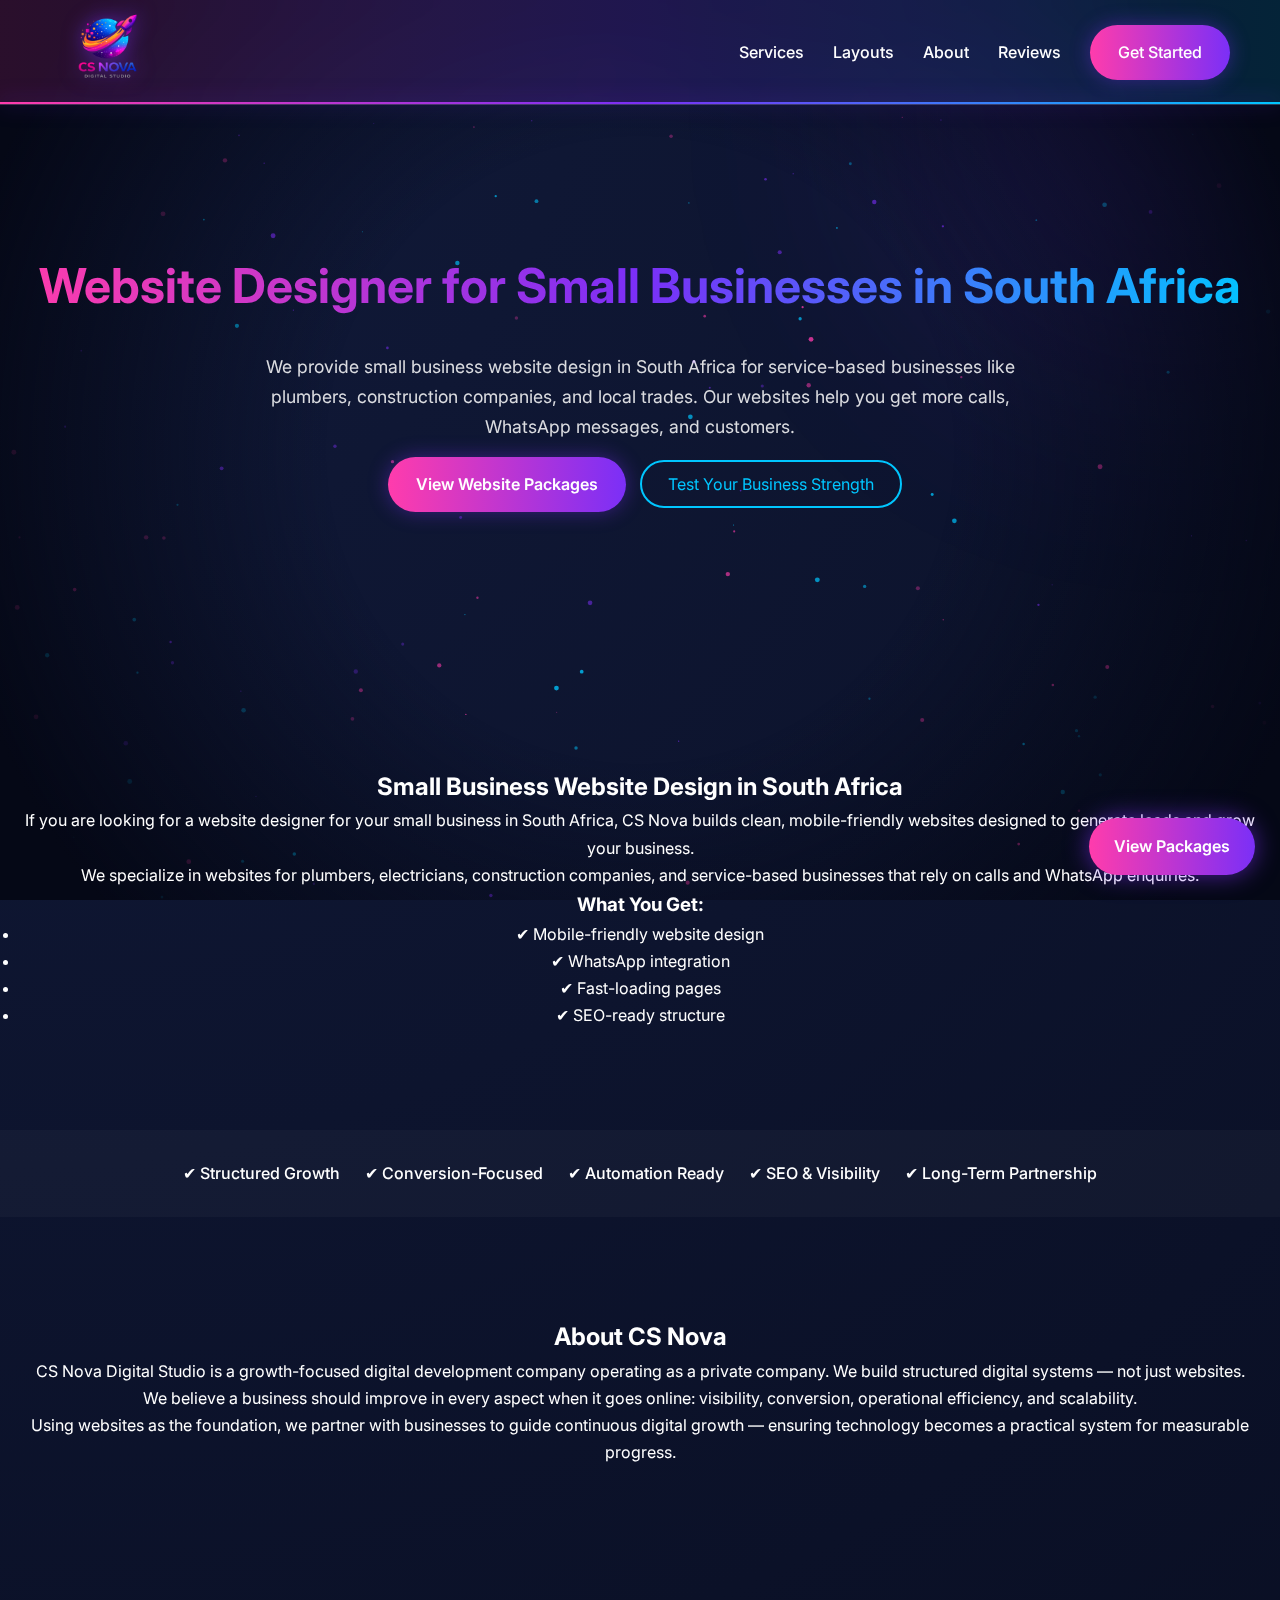
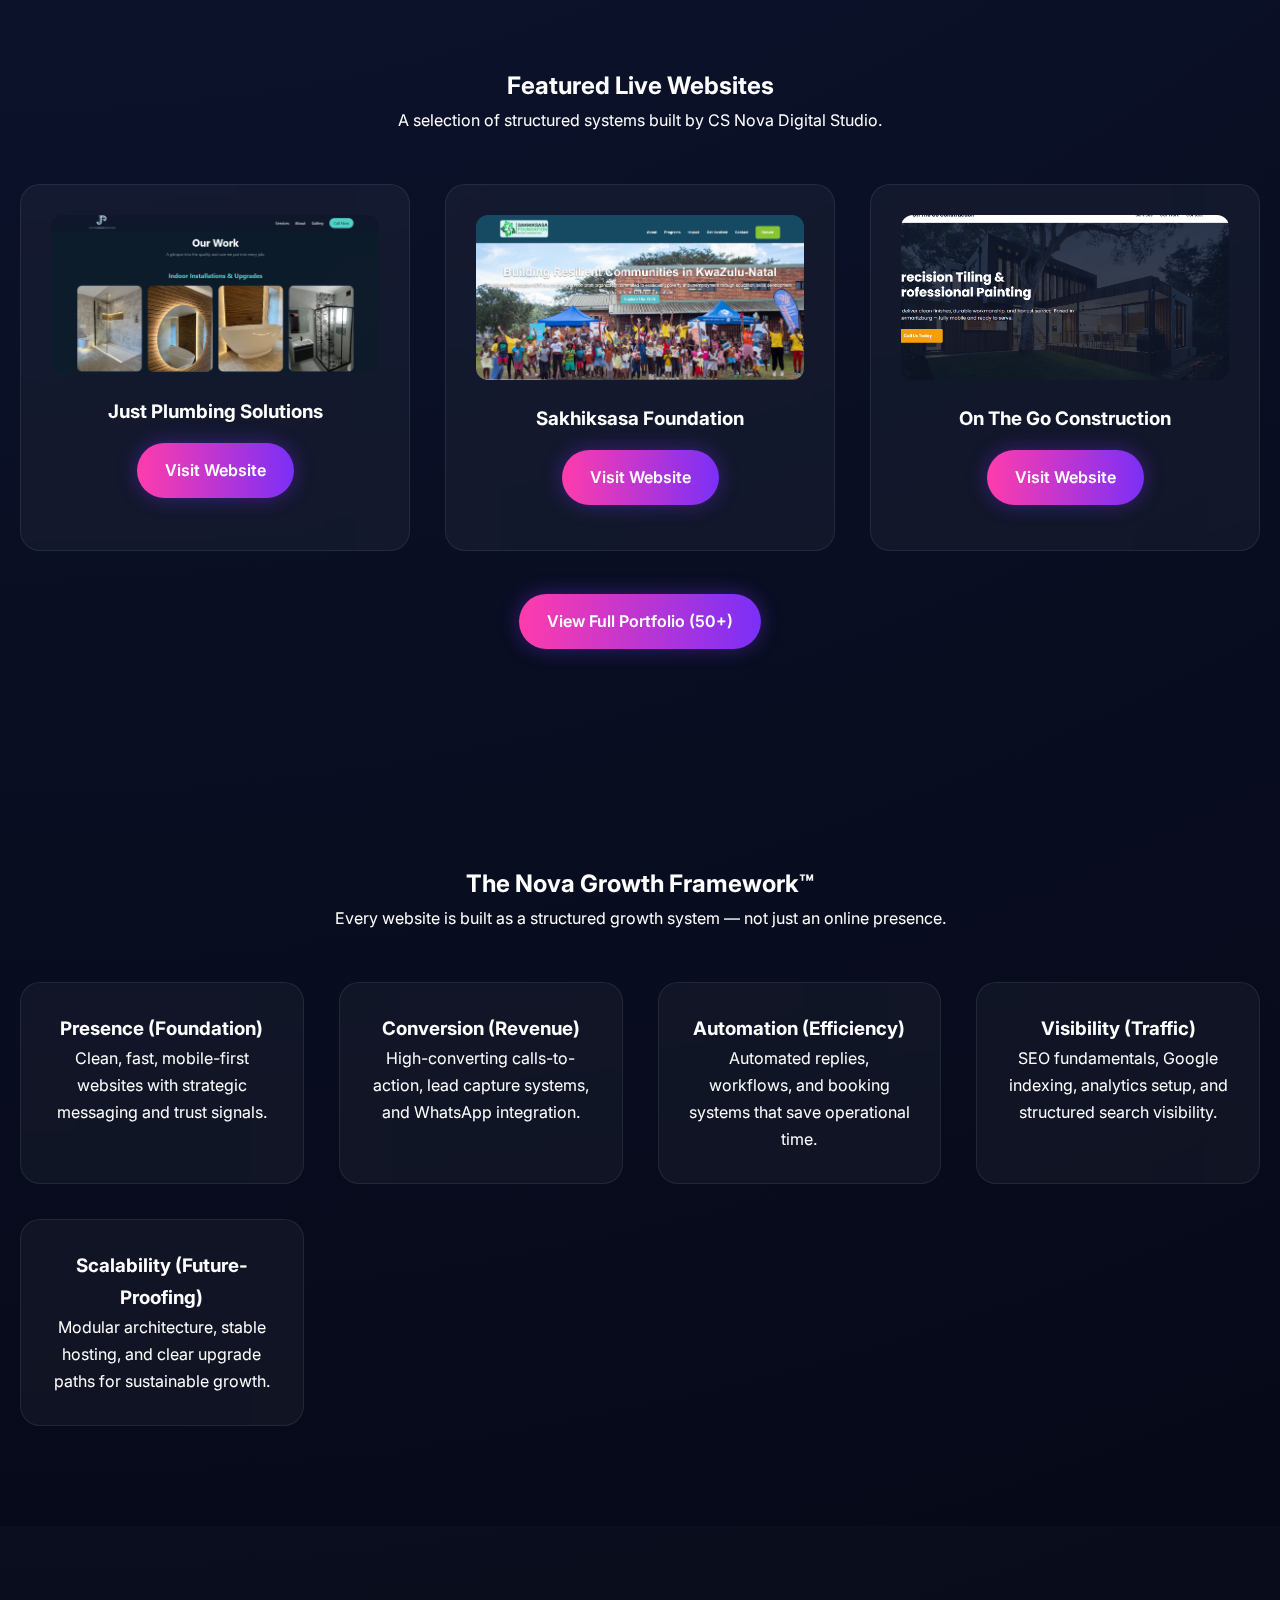
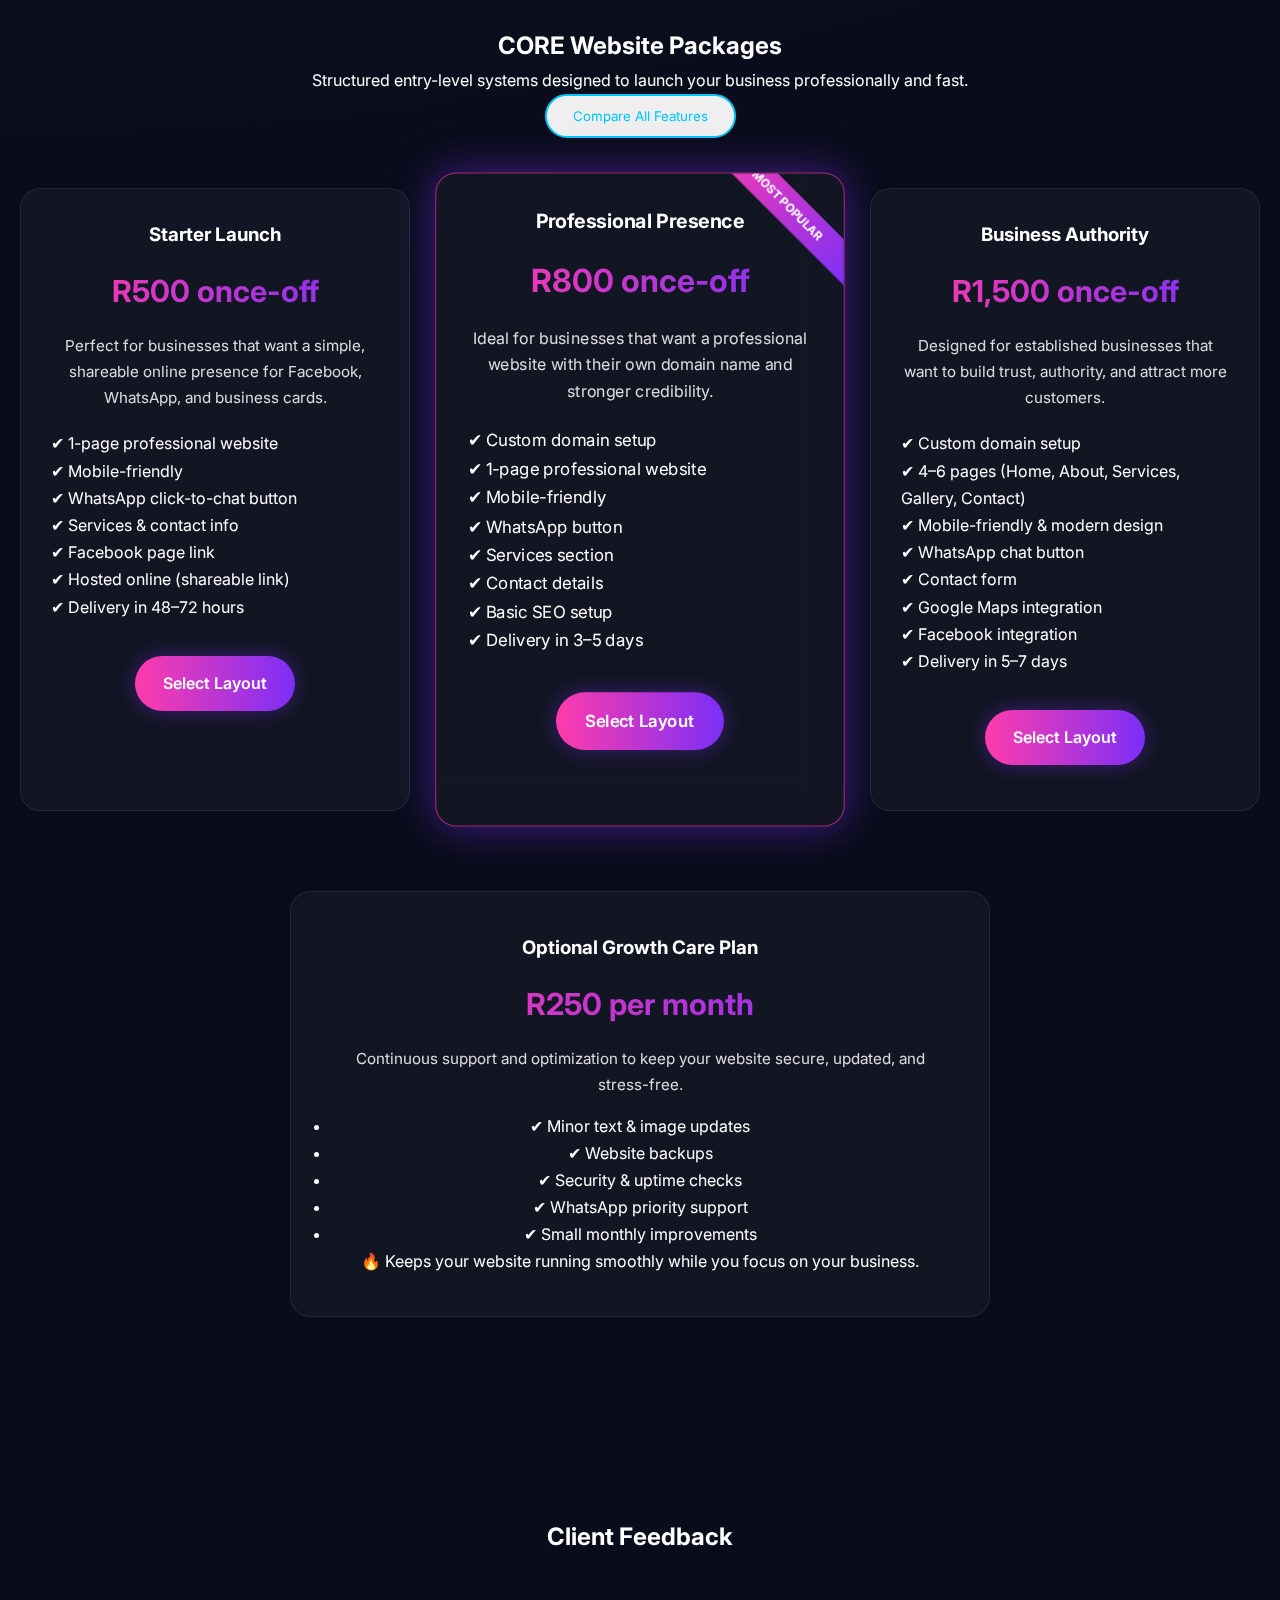
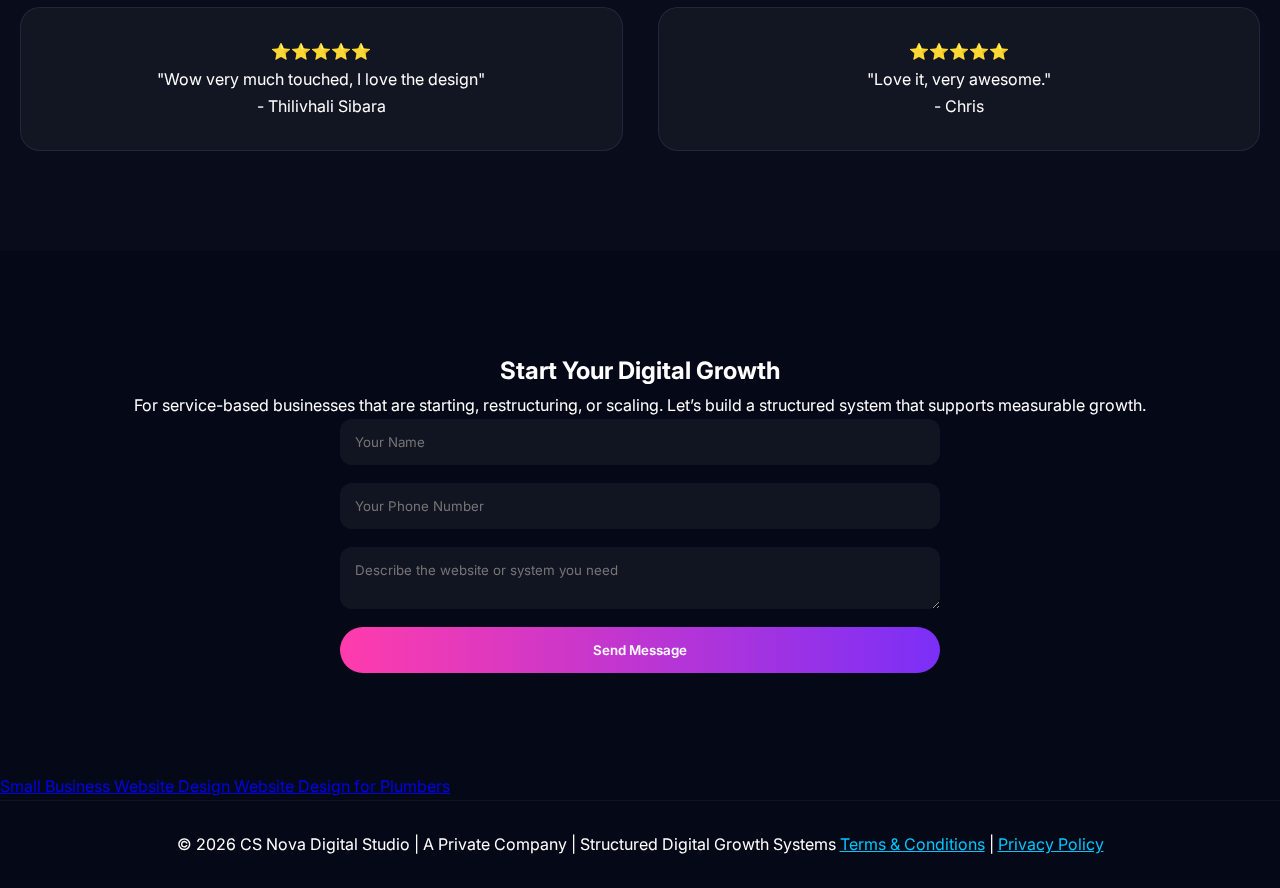
<file: index.html>
<!DOCTYPE html>
<html lang="en">
<head>
  <meta charset="UTF-8" />
  <meta name="viewport" content="width=device-width, initial-scale=1.0"/>
  <title>Website Designer for Small Businesses in South Africa | CS Nova</title>
  <link rel="stylesheet" href="css/style.css">
  <link href="https://fonts.googleapis.com/css2?family=Inter:wght@300;400;600;700&display=swap" rel="stylesheet">
  <script src="https://js.paystack.co/v1/inline.js"></script>


</head>

<body>
<a href="#core" class="floating-cta">View Packages</a>

<canvas id="particles"></canvas>

<!-- PREVIEW MODAL -->
<div id="previewModal" style="display:none; position:fixed; inset:0; background:rgba(0,0,0,0.9); z-index:2000;">
  
  <button onclick="closePreview()" 
          style="position:absolute; top:20px; right:20px; padding:10px 15px;">
    Close
  </button>

  <iframe id="previewFrame"
          style="width:90%; height:90%; margin:5% auto; display:block; border:none; border-radius:10px;">
  </iframe>

</div>

<div class="space-glow"></div>

  <!-- NAVBAR -->
  <header class="navbar">
    <div class="logo">
      <img src="assets/logo.png" alt="CS Nova Digital Studio">
    </div>

    <div class="menu-toggle" id="menuToggle">
      <span></span>
      <span></span>
      <span></span>
    </div>

    <nav id="navMenu">
      <a href="#services">Services</a>
      <a href="#templates">Layouts</a>
      <a href="#about">About</a>
      <a href="#reviews">Reviews</a>
      <a href="#contact" class="btn">Get Started</a>
    </nav>
  </header>

  <!-- HERO -->
  <section class="hero">
    <div class="container hero-inner">
      <div class="hero-visual">
        <h1>Website Designer for Small Businesses in South Africa</h1>
        <p>
        We provide small business website design in South Africa for service-based businesses like plumbers, construction companies, and local trades. Our websites help you get more calls, WhatsApp messages, and customers.
        </p>
        <div class="hero-buttons">
          <a href="#core" class="btn">View Website Packages</a>
          <a href="meter.html" class="btn-outline">
            Test Your Business Strength
          </a>
        </div>
      </div>
    </div>
  </section>

<section class="section">
  <div class="container">
    <h2>Small Business Website Design in South Africa</h2>

    <p>
    If you are looking for a website designer for your small business in South Africa, CS Nova builds clean, mobile-friendly websites designed to generate leads and grow your business.
    </p>

    <p>
    We specialize in websites for plumbers, electricians, construction companies, and service-based businesses that rely on calls and WhatsApp enquiries.
    </p>

    <h3>What You Get:</h3>
    <ul>
      <li>✔ Mobile-friendly website design</li>
      <li>✔ WhatsApp integration</li>
      <li>✔ Fast-loading pages</li>
      <li>✔ SEO-ready structure</li>
    </ul>
  </div>
</section>

  <!-- TRUST STRIP -->
  <section class="trust">
    <span>✔ Structured Growth</span>
    <span>✔ Conversion-Focused</span>
    <span>✔ Automation Ready</span>
    <span>✔ SEO & Visibility</span>
    <span>✔ Long-Term Partnership</span>
  </section>

  <!-- ABOUT -->
  <section id="about" class="section">
    <div class="container">
      <h2>About CS Nova</h2>
      <p>
        CS Nova Digital Studio is a growth-focused digital development company 
        operating as a private company. We build structured digital systems — not just websites.
      </p>
      <p>
        We believe a business should improve in every aspect when it goes online:
        visibility, conversion, operational efficiency, and scalability.
      </p>
      <p>
        Using websites as the foundation, we partner with businesses to guide continuous 
        digital growth — ensuring technology becomes a practical system for measurable progress.
      </p>
    </div>
  </section>

  <!-- PORTFOLIO -->
  <section class="section">
    <div class="container">
      <h2>Featured Live Websites</h2>
      <p>A selection of structured systems built by CS Nova Digital Studio.</p>

      <div class="cards portfolio-grid">

        <div class="portfolio-card">
          <img src="assets/portfolio/plumbing.png" alt="">
          <h3>Just Plumbing Solutions</h3>
          <a href="https://justplumbingsolutions.netlify.app/" target="_blank" class="btn">Visit Website</a>
        </div>

        <div class="portfolio-card">
          <img src="assets/portfolio/sakhiksasa.png" alt="">
          <h3>Sakhiksasa Foundation</h3>
          <a href="https://sakhiksasafoundation.org/" target="_blank" class="btn">Visit Website</a>
        </div>

        <div class="portfolio-card">
          <img src="assets/portfolio/onthego.png" alt="">
          <h3>On The Go Construction</h3>
          <a href="https://www.onthegoconstruction.co.za" target="_blank" class="btn">Visit Website</a>
        </div>

      </div>

      <br>
      <a href="portfolio.html" class="btn">View Full Portfolio (50+)</a>
    </div>
  </section>

  <!-- SERVICES -->
  <section id="services" class="section">
    <div class="container">
      <h2>The Nova Growth Framework™</h2>
      <p>Every website is built as a structured growth system — not just an online presence.</p>

      <div class="cards">

        <div class="card">
          <h3>Presence (Foundation)</h3>
          <p>Clean, fast, mobile-first websites with strategic messaging and trust signals.</p>
        </div>

        <div class="card">
          <h3>Conversion (Revenue)</h3>
          <p>High-converting calls-to-action, lead capture systems, and WhatsApp integration.</p>
        </div>

        <div class="card">
          <h3>Automation (Efficiency)</h3>
          <p>Automated replies, workflows, and booking systems that save operational time.</p>
        </div>

        <div class="card">
          <h3>Visibility (Traffic)</h3>
          <p>SEO fundamentals, Google indexing, analytics setup, and structured search visibility.</p>
        </div>

        <div class="card">
          <h3>Scalability (Future-Proofing)</h3>
          <p>Modular architecture, stable hosting, and clear upgrade paths for sustainable growth.</p>
        </div>

      </div>
    </div>
  </section>

  <!-- CORE PACKAGES -->
<section id="core" class="section dark">
  <div class="container">

    <h2>CORE Website Packages</h2>
    <p>Structured entry-level systems designed to launch your business professionally and fast.</p>

    <!-- Compare Toggle -->
    <div class="compare-toggle">
      <button onclick="toggleCompare()" class="btn-outline">
        Compare All Features
      </button>
    </div>

    <div class="cards pricing-grid">

      <!-- STARTER -->
      <div class="card pricing-card">
        <h3>Starter Launch</h3>
        <p class="price">R500 <span>once-off</span></p>

        <p class="package-desc">
          Perfect for businesses that want a simple, shareable online presence for Facebook, WhatsApp, and business cards.
        </p>

        <ul>
          <li>✔ 1-page professional website</li>
          <li>✔ Mobile-friendly</li>
          <li>✔ WhatsApp click-to-chat button</li>
          <li>✔ Services & contact info</li>
          <li>✔ Facebook page link</li>
          <li>✔ Hosted online (shareable link)</li>
          <li>✔ Delivery in 48–72 hours</li>
        </ul>

        <a href="layouts.html" class="btn" onclick="selectPackage('Starter Launch', 'R500')">Select Layout</a>
      </div>


      <!-- MOST POPULAR -->
      <div class="card pricing-card highlight popular">
        <div class="badge">MOST POPULAR</div>

        <h3>Professional Presence</h3>
        <p class="price">R800 <span>once-off</span></p>

        <p class="package-desc">
          Ideal for businesses that want a professional website with their own domain name and stronger credibility.
        </p>

        <ul>
          <li>✔ Custom domain setup</li>
          <li>✔ 1-page professional website</li>
          <li>✔ Mobile-friendly</li>
          <li>✔ WhatsApp button</li>
          <li>✔ Services section</li>
          <li>✔ Contact details</li>
          <li>✔ Basic SEO setup</li>
          <li>✔ Delivery in 3–5 days</li>
        </ul>

        <a href="layouts.html" class="btn" onclick="selectPackage('Professional Presence', 'R800')">Select Layout</a>
      </div>


      <!-- BUSINESS -->
      <div class="card pricing-card">
        <h3>Business Authority</h3>
        <p class="price">R1,500 <span>once-off</span></p>

        <p class="package-desc">
          Designed for established businesses that want to build trust, authority, and attract more customers.
        </p>

        <ul>
          <li>✔ Custom domain setup</li>
          <li>✔ 4–6 pages (Home, About, Services, Gallery, Contact)</li>
          <li>✔ Mobile-friendly & modern design</li>
          <li>✔ WhatsApp chat button</li>
          <li>✔ Contact form</li>
          <li>✔ Google Maps integration</li>
          <li>✔ Facebook integration</li>
          <li>✔ Delivery in 5–7 days</li>
        </ul>

        <a href="layouts.html" class="btn" onclick="selectPackage('Business Authority', 'R1,500')">Select Layout</a>
      </div>

    </div>

    <!-- CARE PLAN -->
    <div class="care-plan">
      <h3>Optional Growth Care Plan</h3>
      <p class="price">R250 <span>per month</span></p>

      <p class="package-desc">
        Continuous support and optimization to keep your website secure, updated, and stress-free.
      </p>

      <ul>
        <li>✔ Minor text & image updates</li>
        <li>✔ Website backups</li>
        <li>✔ Security & uptime checks</li>
        <li>✔ WhatsApp priority support</li>
        <li>✔ Small monthly improvements</li>
      </ul>

      <p class="care-bonus">
        🔥 Keeps your website running smoothly while you focus on your business.
      </p>
    </div>

    <!-- COMPARISON TABLE -->
    <div id="comparisonTable" class="comparison hidden">
      <table>
        <tr>
          <th>Feature</th>
          <th>Starter</th>
          <th>Professional</th>
          <th>Business</th>
        </tr>
        <tr>
          <td>Custom Domain</td>
          <td>—</td>
          <td>✔</td>
          <td>✔</td>
        </tr>
        <tr>
          <td>Multi-Page Website</td>
          <td>—</td>
          <td>—</td>
          <td>✔</td>
        </tr>
        <tr>
          <td>SEO Setup</td>
          <td>—</td>
          <td>✔</td>
          <td>✔</td>
        </tr>
        <tr>
          <td>Contact Form</td>
          <td>—</td>
          <td>—</td>
          <td>✔</td>
        </tr>
      </table>
    </div>

  </div>
</section>

<!-- REVIEWS -->
<section id="reviews" class="section dark">
  <h2>Client Feedback</h2>
  <div class="cards">
    <div class="card review">
      <p>⭐⭐⭐⭐⭐</p>
      <p>"Wow very much touched, I love the design"</p>
      <span>- Thilivhali Sibara</span>
    </div>
    <div class="card review">
      <p>⭐⭐⭐⭐⭐</p>
      <p>"Love it, very awesome."</p>
      <span>- Chris </span>
    </div>
  </div>
</section>


  







  <!-- CONTACT -->
  <section id="contact" class="section">
    <div class="container">
      <h2>Start Your Digital Growth</h2>
      <p>
        For service-based businesses that are starting, restructuring, or scaling.
        Let’s build a structured system that supports measurable growth.
      </p>

      <form>
        <input type="text" placeholder="Your Name" required>
        <input type="tel" placeholder="Your Phone Number" required>
        <textarea placeholder="Describe the website or system you need" required></textarea>
        <button type="submit">Send Message</button>
      </form>
    </div>
  </section>

  <a href="small-business-website-design.html">
  Small Business Website Design
  </a>

  <a href="website-designer-for-plumbers.html">
  Website Design for Plumbers
  </a>

  <!-- FOOTER -->
  <footer>
    <p>
      © 2026 CS Nova Digital Studio | A Private Company | Structured Digital Growth Systems
      <a href="terms.html" style="color:#00c6ff;">Terms & Conditions</a> | 
  <a href="privacy.html" style="color:#00c6ff;">Privacy Policy</a>  </footer>
  <script data-goatcounter="https://csnovadigitalstudio.goatcounter.com/count"
        async src="//gc.zgo.at/count.js"></script>

  <script src="js/main.js"></script>
</body>
</html>
</file>
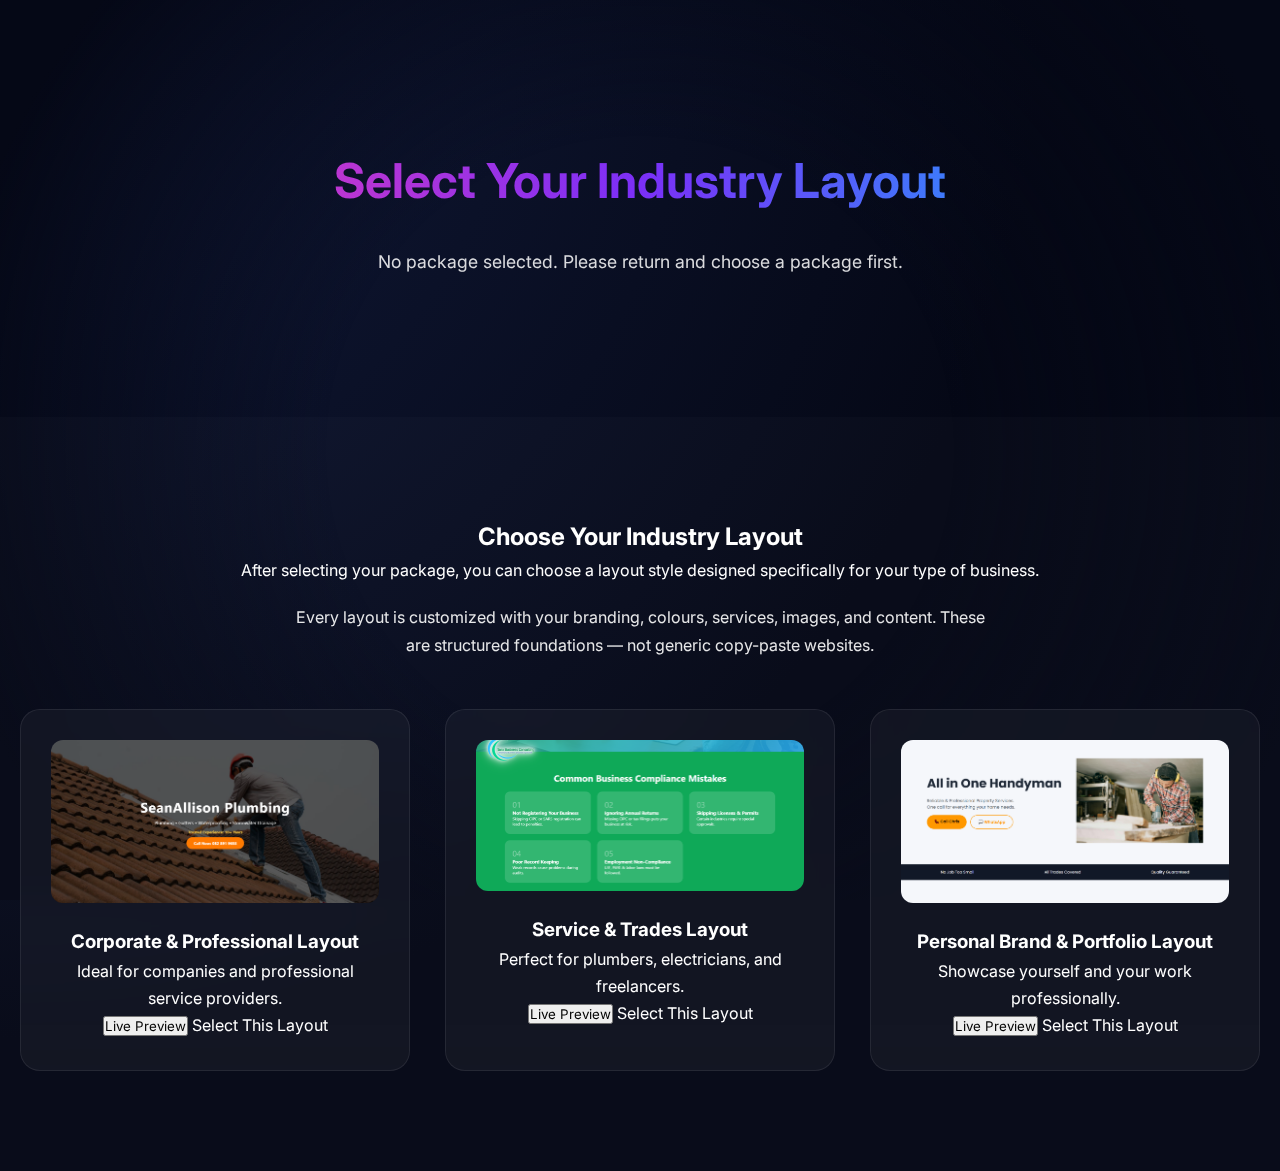
<file: layouts.html>
<!DOCTYPE html>
<html>
<head>
  <meta charset="UTF-8" />
  <meta name="viewport" content="width=device-width, initial-scale=1.0"/>
  <title>CS Nova Digital Studio</title>
  <link rel="stylesheet" href="css/style.css">
  <link href="https://fonts.googleapis.com/css2?family=Inter:wght@300;400;600;700&display=swap" rel="stylesheet">
  <script src="https://js.paystack.co/v1/inline.js"></script>
  <script src="js/main.js"></script>
  <script src="js/layouts.js"></script>

</head>
<body>
<div id="previewModal" style="display:none; position:fixed; inset:0; background:rgba(0,0,0,0.9); z-index:2000;">
  <button onclick="closePreview()" 
          style="position:absolute; top:20px; right:20px; padding:10px 15px;">
    Close
  </button>

  <iframe id="previewFrame"
          style="width:90%; height:90%; margin:5% auto; display:block; border:none; border-radius:10px;">
  </iframe>
</div>
<section class="hero">
  <h1>Select Your Industry Layout</h1>
  <p id="selectedPackageText">
  Choose the layout style that fits your business.
  </p>
</section>
<!-- TEMPLATES -->
<section id="layouts" class="section dark">
  <div class="container">
    <h2>Choose Your Industry Layout</h2>
    <p>
    After selecting your package, you can choose a layout style 
    designed specifically for your type of business.
    </p>
    <p style="max-width:700px; margin:20px auto; opacity:0.9;">
      Every layout is customized with your branding, colours, services, images, and content. 
      These are structured foundations — not generic copy-paste websites.
      </p>

    <div class="cards templates-grid">
      
      <div class="template-card">
        <img src="assets/templates/business.png" alt="Business Website Template">
        <h3>Corporate & Professional Layout</h3>
        <p>Ideal for companies and professional service providers.</p>
        <div class="template-actions">
          <button class="card-btn" onclick="openPreview('https://csnovadigitalstudio.github.io/Plumbing-Template-2/')">Live Preview</button>

          <a id="layout1Btn" class="card-btn primary">Select This Layout</a>
        </div>
      </div>

      <div class="template-card">
        <img src="assets/templates/service.png" alt="Service Website Template">
        <h3>Service & Trades Layout</h3>
        <p>Perfect for plumbers, electricians, and freelancers.</p>
        <div class="template-actions">
          <button class="card-btn" onclick="openPreview('https://csnovadigitalstudio.github.io/Consulting-Template-1/')">Live Preview</button>

          <a id="layout2Btn" class="card-btn primary">Select This Layout</a>
        </div>
      </div>

      <div class="template-card">
        <img src="assets/templates/personal.png" alt="Personal Brand Template">
        <h3>Personal Brand & Portfolio Layout</h3>
        <p>Showcase yourself and your work professionally.</p>
        <div class="template-actions">
          <button class="card-btn" onclick="openPreview('https://csnovadigitalstudio.github.io/Construction-Template-1/')">Live Preview</button>

          <a id="layout3Btn" class="card-btn primary">Select This Layout</a>
        </div>
      </div>

    </div>
  </div>
</section>
<script data-goatcounter="https://csnovadigitalstudio.goatcounter.com/count"
        async src="//gc.zgo.at/count.js"></script>
</body>
</html>
</file>
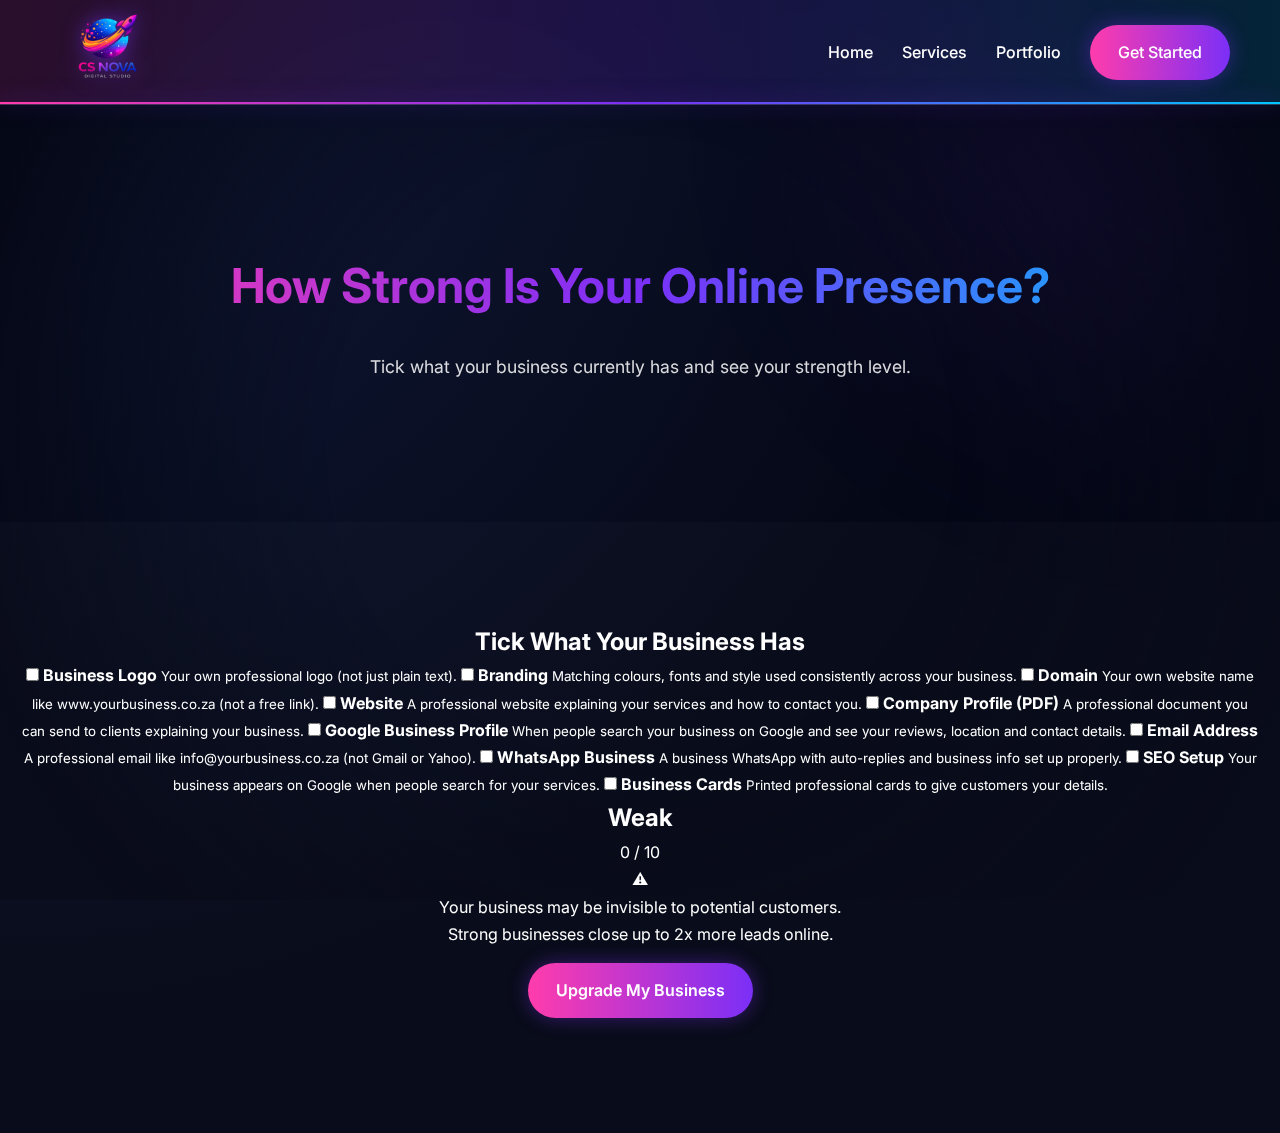
<file: meter.html>
<!DOCTYPE html>
<html lang="en">
<head>
  <meta charset="UTF-8" />
  <meta name="viewport" content="width=device-width, initial-scale=1.0"/>
  <title>Online Presence Meter | CS Nova Digital Studio</title>
  <link rel="stylesheet" href="css/style.css">
  <link href="https://fonts.googleapis.com/css2?family=Inter:wght@300;400;600;700&display=swap" rel="stylesheet">
</head>

<body>

<canvas id="particles"></canvas>
<div class="space-glow"></div>

<!-- NAVBAR (same as index) -->
<header class="navbar">
  <div class="logo">
    <img src="assets/logo.png" alt="CS Nova Digital Studio">
  </div>

  <div class="menu-toggle" id="menuToggle">
    <span></span>
    <span></span>
    <span></span>
  </div>

  <nav id="navMenu">
    <a href="index.html">Home</a>
    <a href="index.html#services">Services</a>
    <a href="portfolio.html">Portfolio</a>
    <a href="index.html#contact" class="btn">Get Started</a>
  </nav>
</header>

<!-- HERO -->
<section class="hero">
  <div class="container">
    <h1>How Strong Is Your Online Presence?</h1>
    <p>Tick what your business currently has and see your strength level.</p>
  </div>
</section>

<section class="section dark">
  <div class="container meter-layout">

    <!-- LEFT: CHECKLIST -->
    <div class="meter-left">
      <h2>Tick What Your Business Has</h2>

      <div class="meter-checklist">

        <label>
          <input type="checkbox" class="meter-box">
          <strong>Business Logo</strong>
          <small>Your own professional logo (not just plain text).</small>
        </label>

        <label>
          <input type="checkbox" class="meter-box">
          <strong>Branding</strong>
          <small>Matching colours, fonts and style used consistently across your business.</small>
        </label>

        <label>
          <input type="checkbox" class="meter-box">
          <strong>Domain</strong>
          <small>Your own website name like www.yourbusiness.co.za (not a free link).</small>
        </label>

        <label>
          <input type="checkbox" class="meter-box">
          <strong>Website</strong>
          <small>A professional website explaining your services and how to contact you.</small>
        </label>

        <label>
          <input type="checkbox" class="meter-box">
          <strong>Company Profile (PDF)</strong>
          <small>A professional document you can send to clients explaining your business.</small>
        </label>

        <label>
          <input type="checkbox" class="meter-box">
          <strong>Google Business Profile</strong>
          <small>When people search your business on Google and see your reviews, location and contact details.</small>
        </label>

        <label>
          <input type="checkbox" class="meter-box">
          <strong>Email Address</strong>
          <small>A professional email like info@yourbusiness.co.za (not Gmail or Yahoo).</small>
        </label>

        <label>
          <input type="checkbox" class="meter-box">
          <strong>WhatsApp Business</strong>
          <small>A business WhatsApp with auto-replies and business info set up properly.</small>
        </label>

        <label>
          <input type="checkbox" class="meter-box">
          <strong>SEO Setup</strong>
          <small>Your business appears on Google when people search for your services.</small>
        </label>

        <label>
          <input type="checkbox" class="meter-box">
          <strong>Business Cards</strong>
          <small>Printed professional cards to give customers your details.</small>
        </label>

      </div>
    </div>

    <!-- RIGHT: STICKY GAUGE -->
    <div class="meter-right">
      <div class="gauge-card">
        <div class="gauge">
          <div class="needle" id="needle"></div>
        </div>

        <h2 id="strengthText">Weak</h2>
        <p id="scoreText">0 / 10</p>
        <div id="impactMessage" class="impact-message">
            <div class="impact-icon">⚠</div>
            <div class="impact-text">
              Your business may be invisible to potential customers.
            </div>
          </div>

          <div id="comparisonMessage" class="comparison-message">
            Strong businesses close up to 2x more leads online.
          </div>
           
        <a id="upgradeBtn"
           href="https://wa.me/27635195475?text=Hi CS Nova,%0AI would like to increase my online presence score."
           class="btn">
           Upgrade My Business
        </a>
      </div>
    </div>

  </div>
</section>

<script src="js/main.js"></script>

<script>
const boxes = document.querySelectorAll(".meter-box");
const needle = document.getElementById("needle");
const strengthText = document.getElementById("strengthText");
const scoreText = document.getElementById("scoreText");
const upgradeBtn = document.getElementById("upgradeBtn");

boxes.forEach(box => {
  box.addEventListener("change", updateMeter);
});

function updateMeter(){
  const total = boxes.length;
  const checked = document.querySelectorAll(".meter-box:checked").length;
  const percentage = checked / total;

  const rotation = -90 + (percentage * 180);
  needle.style.transform = `rotate(${rotation}deg)`;

  scoreText.innerText = `${checked} / 10`;

  const gauge = document.querySelector(".gauge");
  const gaugeCard = document.querySelector(".gauge-card");

  if(percentage <= 0.3){
    strengthText.innerText = "Weak";
    strengthText.style.color = "#ff3cac";
    upgradeBtn.href = "https://wa.me/27635195475?text=Hi CS Nova,%0AMy online presence score is WEAK. I need help upgrading.";
    const impact = document.getElementById("impactMessage");
    const comparison = document.getElementById("comparisonMessage");

    impact.classList.remove("average-state","strong-state");
    impact.classList.add("weak-state");
    impact.querySelector(".impact-text").innerText =
      "You are losing customers to competitors who look more professional online.";

    comparison.innerText =
      "Strong businesses close up to 2x more leads than weak online profiles.";
    upgradeBtn.classList.add("shake-alert");
    gauge.classList.add("gauge-weak-glow");
    gaugeCard.classList.add("weak-background");
  }
  else if(percentage <= 0.7){
    strengthText.innerText = "Average";
    strengthText.style.color = "#ffae00";
    upgradeBtn.href = "https://wa.me/27635195475?text=Hi CS Nova,%0AMy online presence score is AVERAGE. I want to improve it.";
    const impact = document.getElementById("impactMessage");
    const comparison = document.getElementById("comparisonMessage");

    impact.classList.remove("weak-state","strong-state");
    impact.classList.add("average-state");
    impact.querySelector(".impact-text").innerText =
      "Your business is visible, but stronger competitors are winning more clients.";

    comparison.innerText =
      "Businesses with strong digital systems generate significantly more trust.";
    upgradeBtn.classList.remove("shake-alert");
    gauge.classList.remove("gauge-weak-glow");
    gaugeCard.classList.remove("weak-background");
  }
  else{
    strengthText.innerText = "Strong";
    strengthText.style.color = "#00c6ff";
    upgradeBtn.href = "https://wa.me/27635195475?text=Hi CS Nova,%0AMy online presence score is STRONG, but I want to scale further.";
    const impact = document.getElementById("impactMessage");
    const comparison = document.getElementById("comparisonMessage");

    impact.classList.remove("weak-state","average-state");
    impact.classList.add("strong-state");
    impact.querySelector(".impact-text").innerText =
      "Your foundation is strong. Scaling strategically can multiply your growth.";

    comparison.innerText =
      "High-authority businesses dominate search results and close premium clients.";
    upgradeBtn.classList.remove("shake-alert");
    gauge.classList.remove("gauge-weak-glow");
    gaugeCard.classList.remove("weak-background");
  }
}
</script>


</body>
</html>
</file>
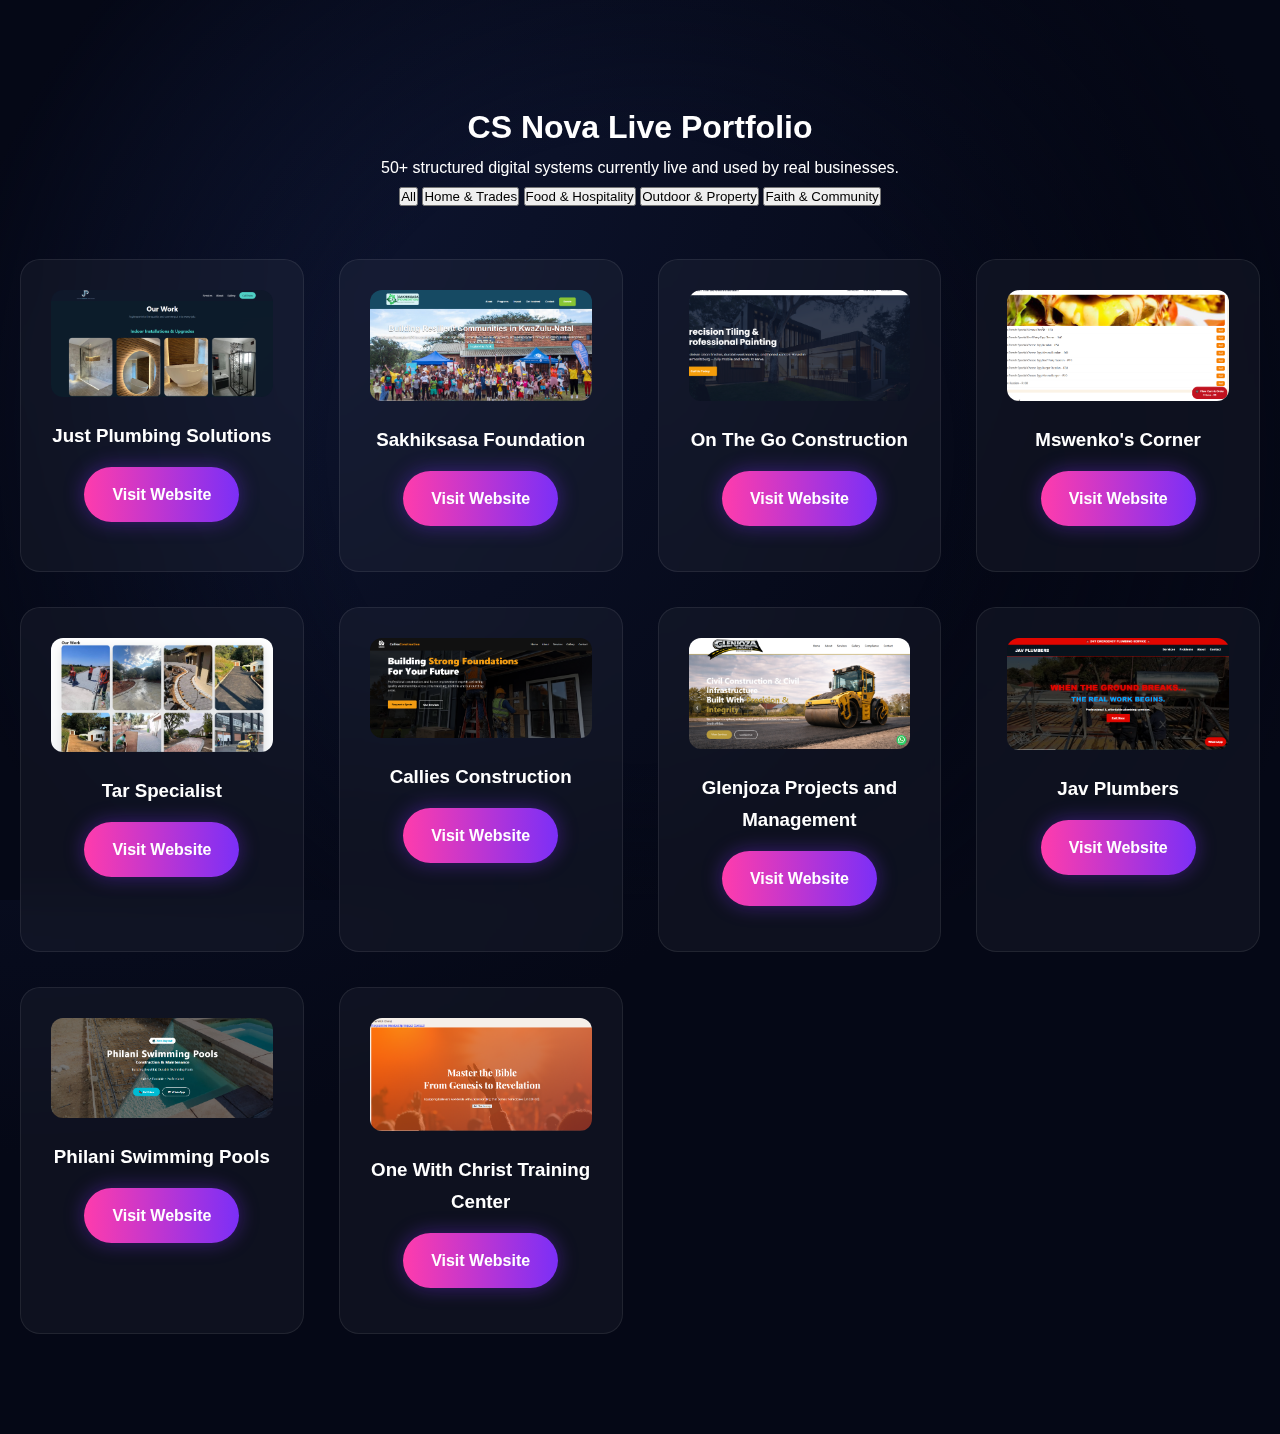
<file: portfolio.html>
<!DOCTYPE html>
<html lang="en">
<head>
  <meta charset="UTF-8">
  <title>Portfolio – CS Nova Digital Studio</title>
  <link rel="stylesheet" href="css/style.css">
</head>
<body>

<section class="section">
  <div class="container">
    <h1>CS Nova Live Portfolio</h1>
    <p>50+ structured digital systems currently live and used by real businesses.</p>

    <!-- FILTER BUTTONS -->
    <div class="portfolio-filters">
      <button data-filter="all">All</button>
      <button data-filter="home&trades">Home & Trades</button>
      <button data-filter="food&hospitality">Food & Hospitality</button>
      <button data-filter="outdoor&property">Outdoor & Property</button>
      <button data-filter="faith&community">Faith & Community</button>
    </div>

    <!-- PORTFOLIO GRID -->
    <div class="cards portfolio-grid">

      <div class="portfolio-card" data-category="home&trades">
        <img src="assets/portfolio/plumbing.png">
        <h3>Just Plumbing Solutions</h3>
        <a href="https://justplumbingsolutions.netlify.app/" target="_blank" class="btn">Visit Website</a>
      </div>

      <div class="portfolio-card" data-category="faith&community">
        <img src="assets/portfolio/sakhiksasa.png">
        <h3>Sakhiksasa Foundation</h3>
        <a href="https://sakhiksasafoundation.org/" target="_blank" class="btn">Visit Website</a>
      </div>

      <div class="portfolio-card" data-category="home&trades">
        <img src="assets/portfolio/onthego.png">
        <h3>On The Go Construction</h3>
        <a href="https://www.onthegoconstruction.co.za/" target="_blank" class="btn">Visit Website</a>
      </div>

      <div class="portfolio-card" data-category="food&hospitality">
        <img src="assets/portfolio/Mswenko.png">
        <h3>Mswenko's Corner</h3>
        <a href="https://csnovadigitalstudio.github.io/Fast-Food-Template-1/" target="_blank" class="btn">Visit Website</a>
      </div>

      <div class="portfolio-card" data-category="outdoor&property">
        <img src="assets/portfolio/tar.png">
        <h3>Tar Specialist</h3>
        <a href="https://csnovadigitalstudio.github.io/Taring-Template-1/" target="_blank" class="btn">Visit Website</a>
      </div>

      <div class="portfolio-card" data-category="home&trades">
        <img src="assets/portfolio/callies.png">
        <h3>Callies Construction</h3>
        <a href="https://calliesconstruction.co.za" target="_blank" class="btn">Visit Website</a>
      </div>

      <div class="portfolio-card" data-category="outdoor&property">
        <img src="assets/portfolio/glenjoza.png">
        <h3>Glenjoza Projects and Management</h3>
        <a href="https://www.glenjozaprojects.co.za/" target="_blank" class="btn">Visit Website</a>
      </div>

      <div class="portfolio-card" data-category="home&trades">
        <img src="assets/portfolio/javplumbers.png">
        <h3>Jav Plumbers</h3>
        <a href="https://www.javplumbers.co.za/" target="_blank" class="btn">Visit Website</a>
      </div>
      
      <div class="portfolio-card" data-category="home&trades">
        <img src="assets/portfolio/philani.png">
        <h3>Philani Swimming Pools</h3>
        <a href="https://www.philaniswimmingpools.co.za/" target="_blank" class="btn">Visit Website</a>
      </div>
      
      <div class="portfolio-card" data-category="faith&community">
        <img src="assets/portfolio/oneinchrist.png">
        <h3>One With Christ Training Center</h3>
        <a href="https://www.onewithchristtrainingcentre.co.za/" target="_blank" class="btn">Visit Website</a>
      </div>

    </div>
  </div>
</section>
<script data-goatcounter="https://csnovadigitalstudio.goatcounter.com/count"
        async src="//gc.zgo.at/count.js"></script>
<script src="js/portfolio.js"></script>
</body>
</html>
</file>
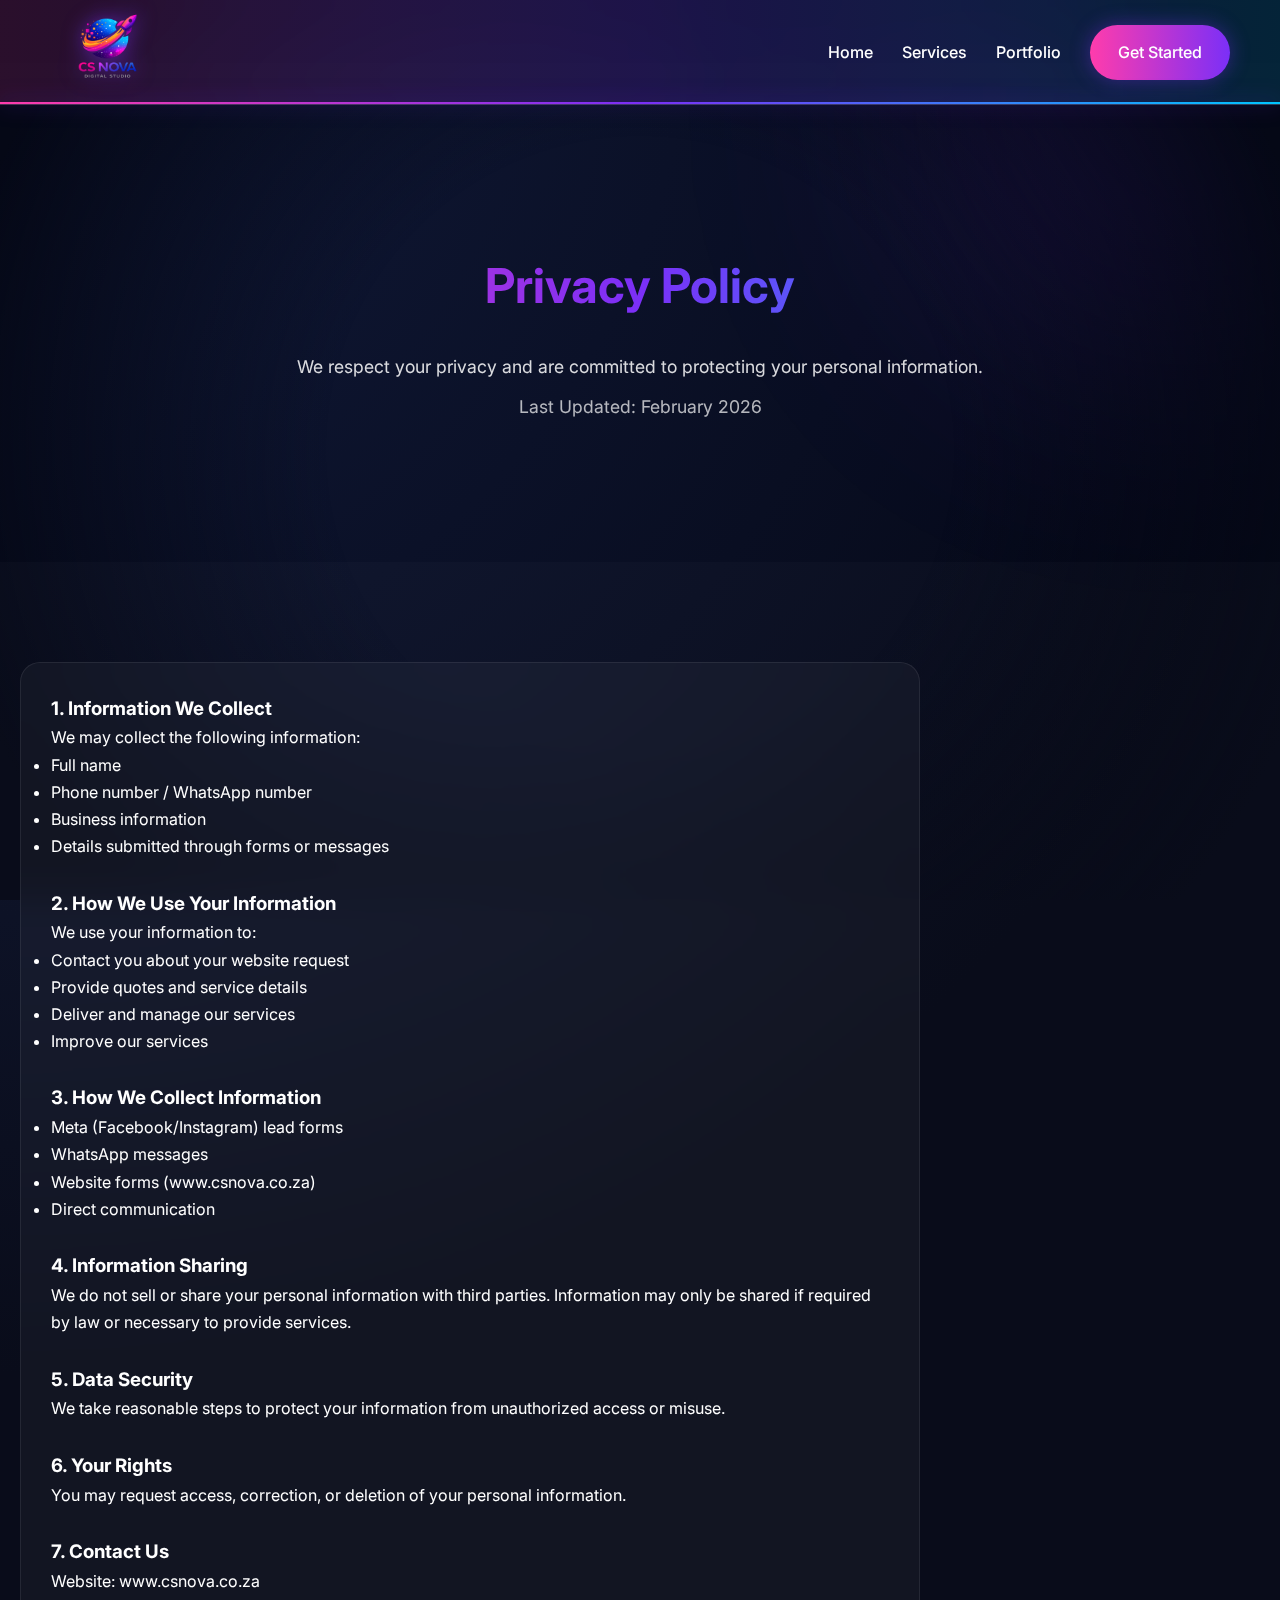
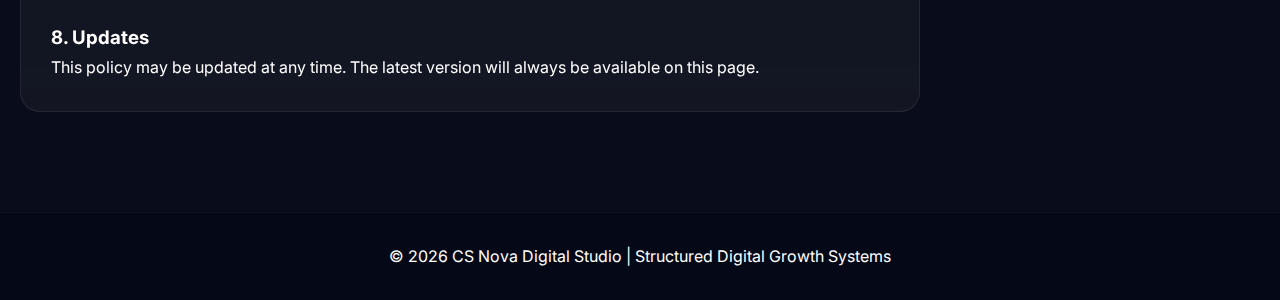
<file: privacy.html>
<!DOCTYPE html>
<html lang="en">
<head>
  <meta charset="UTF-8" />
  <meta name="viewport" content="width=device-width, initial-scale=1.0"/>
  <title>Privacy Policy | CS Nova Digital Studio</title>
  <link rel="stylesheet" href="css/style.css">
  <link href="https://fonts.googleapis.com/css2?family=Inter:wght@300;400;600;700&display=swap" rel="stylesheet">
</head>

<body>

<canvas id="particles"></canvas>
<div class="space-glow"></div>

<!-- NAVBAR -->
<header class="navbar">
  <div class="logo">
    <img src="assets/logo.png" alt="CS Nova Digital Studio">
  </div>

  <div class="menu-toggle" id="menuToggle">
    <span></span>
    <span></span>
    <span></span>
  </div>

  <nav id="navMenu">
    <a href="index.html">Home</a>
    <a href="index.html#services">Services</a>
    <a href="portfolio.html">Portfolio</a>
    <a href="index.html#contact" class="btn">Get Started</a>
  </nav>
</header>

<!-- HERO -->
<section class="hero">
  <h1>Privacy Policy</h1>
  <p>
    We respect your privacy and are committed to protecting your personal information.
  </p>
  <p style="margin-top:10px; opacity:0.7;">
    Last Updated: February 2026
  </p>
</section>

<!-- CONTENT -->
<section class="section dark">
  <div class="container" style="max-width:900px; text-align:left;">

    <div class="card">

      <h3>1. Information We Collect</h3>
      <p>We may collect the following information:</p>
      <ul>
        <li>Full name</li>
        <li>Phone number / WhatsApp number</li>
        <li>Business information</li>
        <li>Details submitted through forms or messages</li>
      </ul>

      <br>

      <h3>2. How We Use Your Information</h3>
      <p>We use your information to:</p>
      <ul>
        <li>Contact you about your website request</li>
        <li>Provide quotes and service details</li>
        <li>Deliver and manage our services</li>
        <li>Improve our services</li>
      </ul>

      <br>

      <h3>3. How We Collect Information</h3>
      <ul>
        <li>Meta (Facebook/Instagram) lead forms</li>
        <li>WhatsApp messages</li>
        <li>Website forms (www.csnova.co.za)</li>
        <li>Direct communication</li>
      </ul>

      <br>

      <h3>4. Information Sharing</h3>
      <p>
        We do not sell or share your personal information with third parties.
        Information may only be shared if required by law or necessary to provide services.
      </p>

      <br>

      <h3>5. Data Security</h3>
      <p>
        We take reasonable steps to protect your information from unauthorized access or misuse.
      </p>

      <br>

      <h3>6. Your Rights</h3>
      <p>
        You may request access, correction, or deletion of your personal information.
      </p>

      <br>

      <h3>7. Contact Us</h3>
      <p>
        Website: www.csnova.co.za
      </p>

      <br>

      <h3>8. Updates</h3>
      <p>
        This policy may be updated at any time. The latest version will always be available on this page.
      </p>

    </div>

  </div>
</section>

<footer>
  <p>
    © 2026 CS Nova Digital Studio | Structured Digital Growth Systems
  </p>
</footer>

<script src="js/main.js"></script>
</body>
</html>
</file>
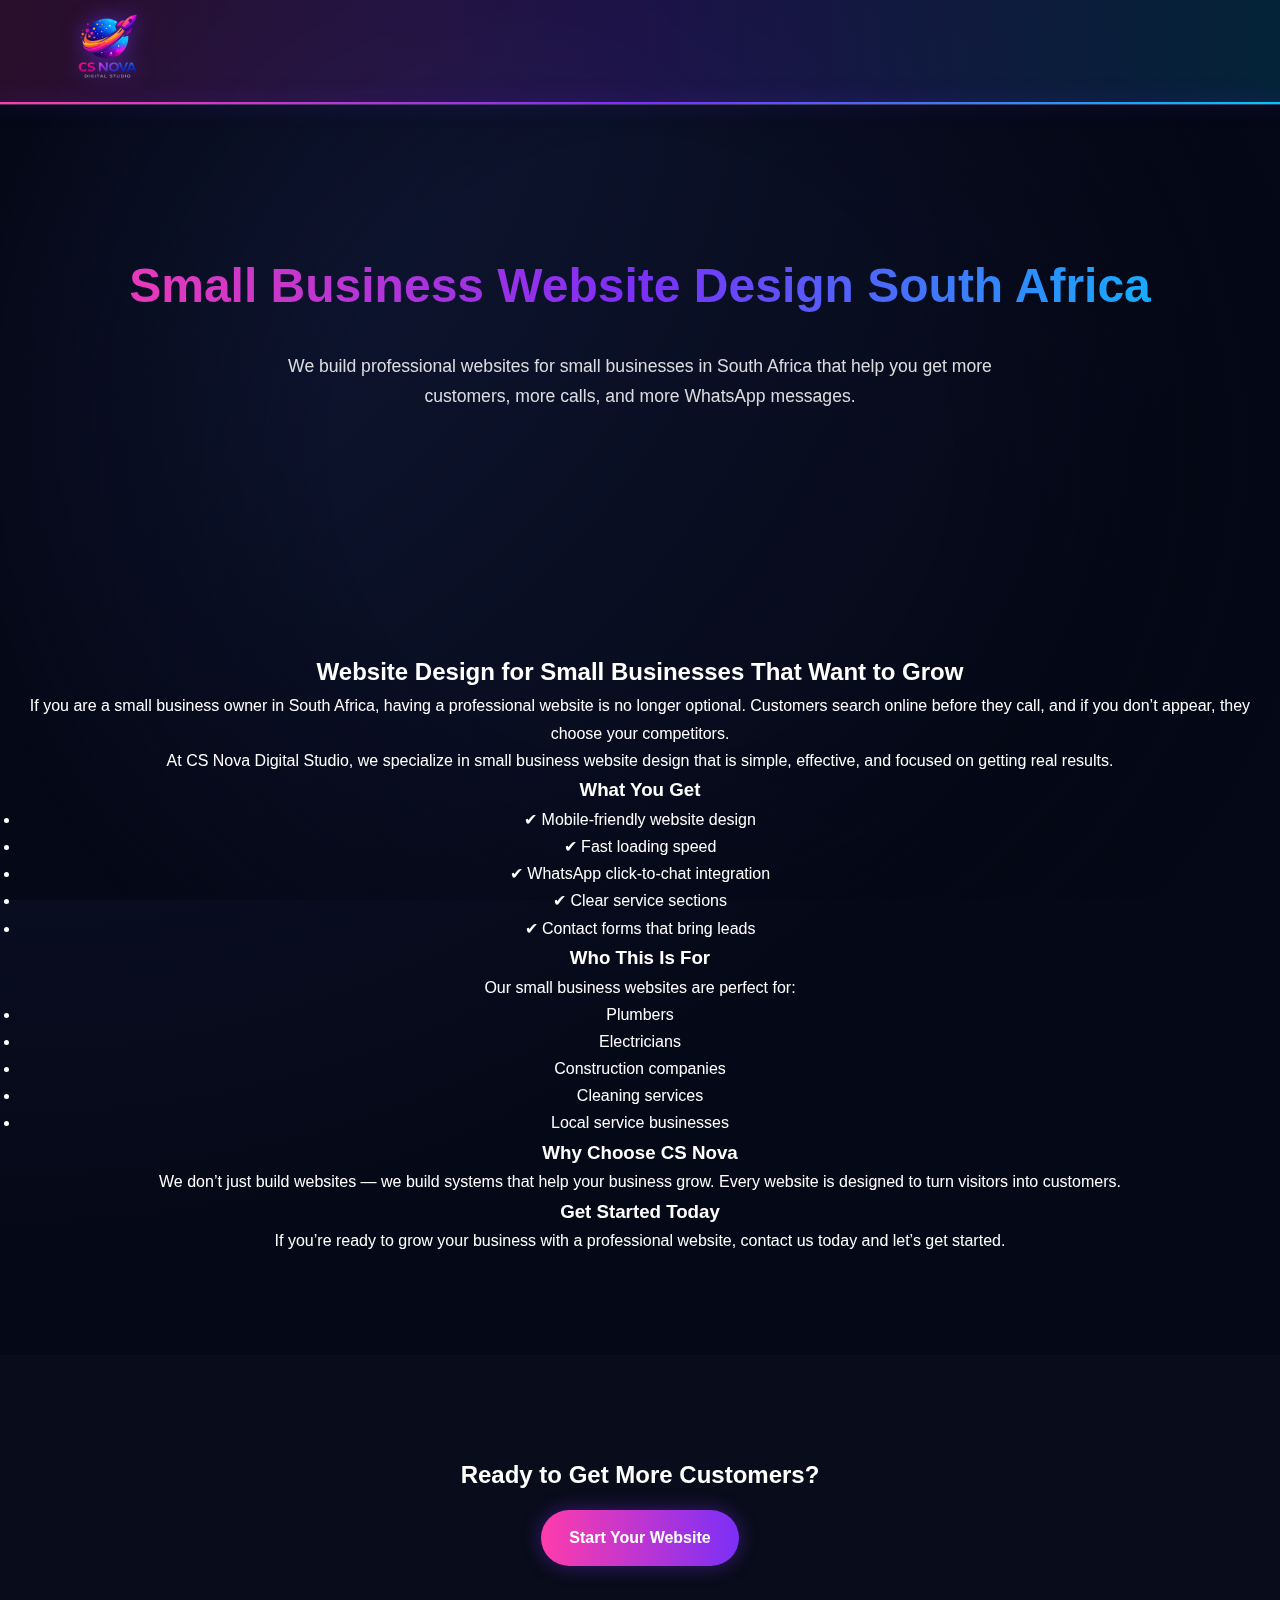
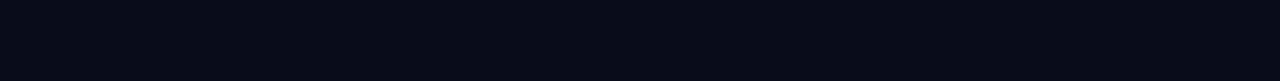
<file: small-business-website-design.html>
<!DOCTYPE html>
<html lang="en">
<head>
  <meta charset="UTF-8">
  <meta name="viewport" content="width=device-width, initial-scale=1.0">

  <!-- ✅ SEO TITLE -->
  <title>Small Business Website Design South Africa | CS Nova</title>

  <!-- ✅ META DESCRIPTION -->
  <meta name="description" content="Affordable small business website design in South Africa. We build professional, mobile-friendly websites that bring you more customers.">

  <link rel="stylesheet" href="css/style.css">
</head>

<body>

<!-- NAVBAR (copy from your index.html if needed) -->
<header class="navbar">
  <div class="logo">
    <img src="assets/logo.png" alt="CS Nova Digital Studio">
  </div>
</header>

<!-- HERO -->
<section class="hero">
  <h1>Small Business Website Design South Africa</h1>

  <p>
    We build professional websites for small businesses in South Africa that help you get more customers, more calls, and more WhatsApp messages.
  </p>
</section>

<!-- MAIN CONTENT -->
<section class="section">
  <div class="container">

    <h2>Website Design for Small Businesses That Want to Grow</h2>

    <p>
      If you are a small business owner in South Africa, having a professional website is no longer optional. Customers search online before they call, and if you don’t appear, they choose your competitors.
    </p>

    <p>
      At CS Nova Digital Studio, we specialize in small business website design that is simple, effective, and focused on getting real results.
    </p>

    <h3>What You Get</h3>

    <ul>
      <li>✔ Mobile-friendly website design</li>
      <li>✔ Fast loading speed</li>
      <li>✔ WhatsApp click-to-chat integration</li>
      <li>✔ Clear service sections</li>
      <li>✔ Contact forms that bring leads</li>
    </ul>

    <h3>Who This Is For</h3>

    <p>
      Our small business websites are perfect for:
    </p>

    <ul>
      <li>Plumbers</li>
      <li>Electricians</li>
      <li>Construction companies</li>
      <li>Cleaning services</li>
      <li>Local service businesses</li>
    </ul>

    <h3>Why Choose CS Nova</h3>

    <p>
      We don’t just build websites — we build systems that help your business grow. Every website is designed to turn visitors into customers.
    </p>

    <h3>Get Started Today</h3>

    <p>
      If you’re ready to grow your business with a professional website, contact us today and let’s get started.
    </p>

  </div>
</section>

<!-- CTA -->
<section class="section dark">
  <h2>Ready to Get More Customers?</h2>
  <a href="index.html#contact" class="btn">Start Your Website</a>
</section>
<script data-goatcounter="https://csnovadigitalstudio.goatcounter.com/count"
        async src="//gc.zgo.at/count.js"></script>
</body>
</html>
</file>
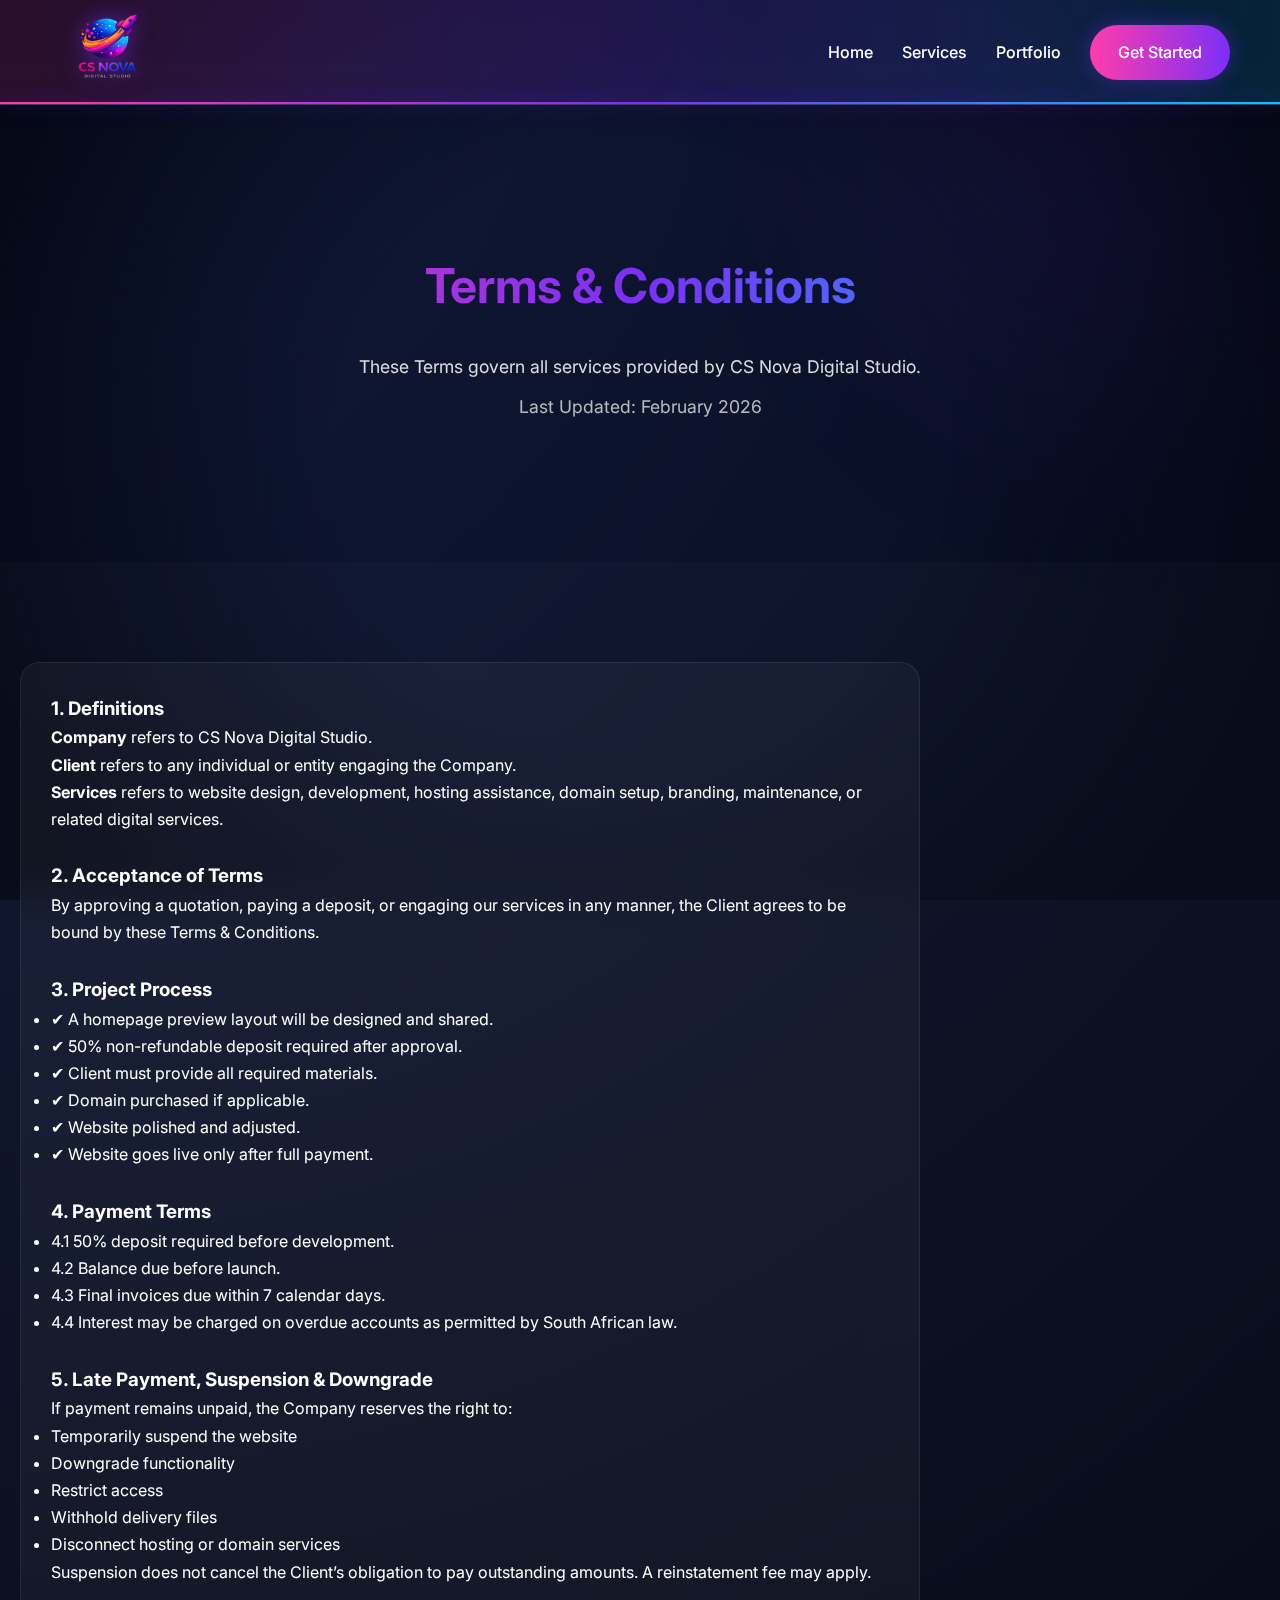
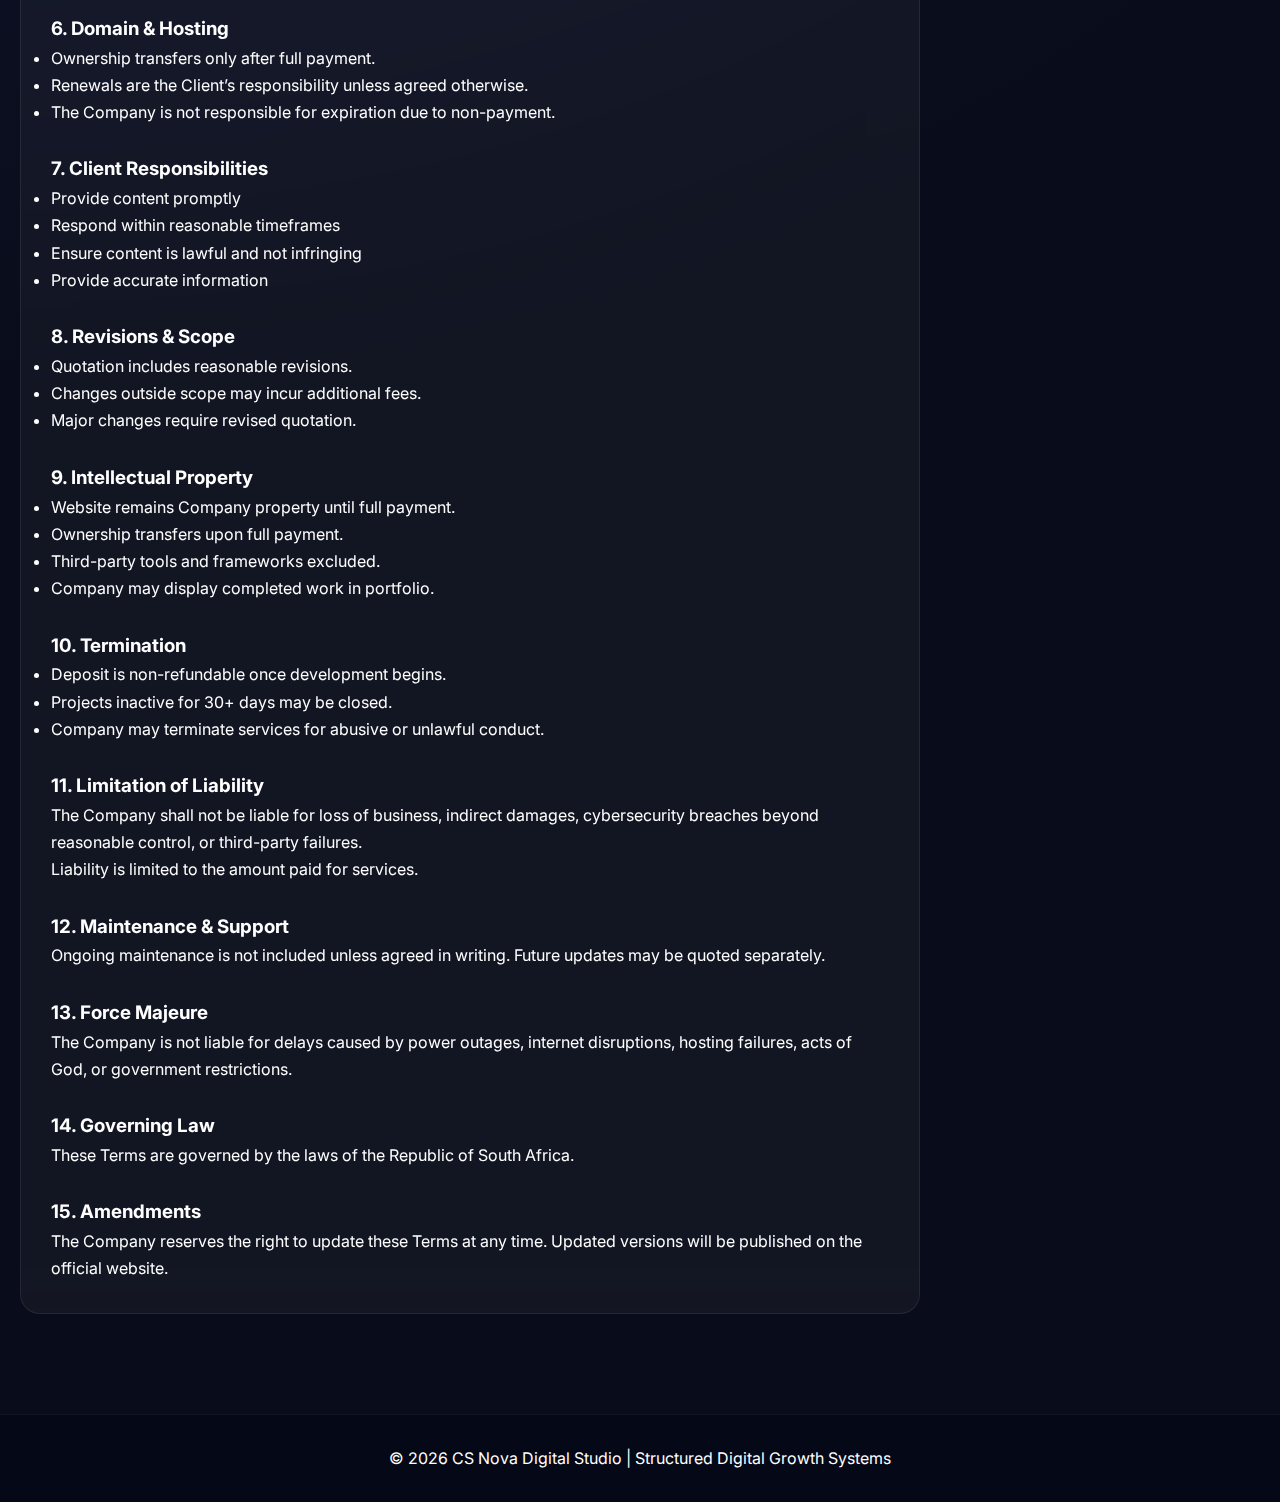
<file: terms.html>
<!DOCTYPE html>
<html lang="en">
<head>
  <meta charset="UTF-8" />
  <meta name="viewport" content="width=device-width, initial-scale=1.0"/>
  <title>Terms & Conditions | CS Nova Digital Studio</title>
  <link rel="stylesheet" href="css/style.css">
  <link href="https://fonts.googleapis.com/css2?family=Inter:wght@300;400;600;700&display=swap" rel="stylesheet">
</head>

<body>

<canvas id="particles"></canvas>
<div class="space-glow"></div>

<!-- NAVBAR -->
<header class="navbar">
  <div class="logo">
    <img src="assets/logo.png" alt="CS Nova Digital Studio">
  </div>

  <div class="menu-toggle" id="menuToggle">
    <span></span>
    <span></span>
    <span></span>
  </div>

  <nav id="navMenu">
    <a href="index.html">Home</a>
    <a href="index.html#services">Services</a>
    <a href="portfolio.html">Portfolio</a>
    <a href="index.html#contact" class="btn">Get Started</a>
  </nav>
</header>

<!-- HERO -->
<section class="hero">
  <h1>Terms & Conditions</h1>
  <p>
    These Terms govern all services provided by CS Nova Digital Studio.
  </p>
  <p style="margin-top:10px; opacity:0.7;">
    Last Updated: February 2026
  </p>
</section>

<!-- TERMS CONTENT -->
<section class="section dark">
  <div class="container" style="max-width:900px; text-align:left;">

    <div class="card">

      <h3>1. Definitions</h3>
      <p><strong>Company</strong> refers to CS Nova Digital Studio.</p>
      <p><strong>Client</strong> refers to any individual or entity engaging the Company.</p>
      <p><strong>Services</strong> refers to website design, development, hosting assistance, domain setup, branding, maintenance, or related digital services.</p>

      <br>

      <h3>2. Acceptance of Terms</h3>
      <p>
        By approving a quotation, paying a deposit, or engaging our services in any manner,
        the Client agrees to be bound by these Terms & Conditions.
      </p>

      <br>

      <h3>3. Project Process</h3>
      <ul>
        <li>✔ A homepage preview layout will be designed and shared.</li>
        <li>✔ 50% non-refundable deposit required after approval.</li>
        <li>✔ Client must provide all required materials.</li>
        <li>✔ Domain purchased if applicable.</li>
        <li>✔ Website polished and adjusted.</li>
        <li>✔ Website goes live only after full payment.</li>
      </ul>

      <br>

      <h3>4. Payment Terms</h3>
      <ul>
        <li>4.1 50% deposit required before development.</li>
        <li>4.2 Balance due before launch.</li>
        <li>4.3 Final invoices due within 7 calendar days.</li>
        <li>4.4 Interest may be charged on overdue accounts as permitted by South African law.</li>
      </ul>

      <br>

      <h3>5. Late Payment, Suspension & Downgrade</h3>
      <p>If payment remains unpaid, the Company reserves the right to:</p>
      <ul>
        <li>Temporarily suspend the website</li>
        <li>Downgrade functionality</li>
        <li>Restrict access</li>
        <li>Withhold delivery files</li>
        <li>Disconnect hosting or domain services</li>
      </ul>

      <p>
        Suspension does not cancel the Client’s obligation to pay outstanding amounts.
        A reinstatement fee may apply.
      </p>

      <br>

      <h3>6. Domain & Hosting</h3>
      <ul>
        <li>Ownership transfers only after full payment.</li>
        <li>Renewals are the Client’s responsibility unless agreed otherwise.</li>
        <li>The Company is not responsible for expiration due to non-payment.</li>
      </ul>

      <br>

      <h3>7. Client Responsibilities</h3>
      <ul>
        <li>Provide content promptly</li>
        <li>Respond within reasonable timeframes</li>
        <li>Ensure content is lawful and not infringing</li>
        <li>Provide accurate information</li>
      </ul>

      <br>

      <h3>8. Revisions & Scope</h3>
      <ul>
        <li>Quotation includes reasonable revisions.</li>
        <li>Changes outside scope may incur additional fees.</li>
        <li>Major changes require revised quotation.</li>
      </ul>

      <br>

      <h3>9. Intellectual Property</h3>
      <ul>
        <li>Website remains Company property until full payment.</li>
        <li>Ownership transfers upon full payment.</li>
        <li>Third-party tools and frameworks excluded.</li>
        <li>Company may display completed work in portfolio.</li>
      </ul>

      <br>

      <h3>10. Termination</h3>
      <ul>
        <li>Deposit is non-refundable once development begins.</li>
        <li>Projects inactive for 30+ days may be closed.</li>
        <li>Company may terminate services for abusive or unlawful conduct.</li>
      </ul>

      <br>

      <h3>11. Limitation of Liability</h3>
      <p>
        The Company shall not be liable for loss of business, indirect damages,
        cybersecurity breaches beyond reasonable control, or third-party failures.
      </p>
      <p>
        Liability is limited to the amount paid for services.
      </p>

      <br>

      <h3>12. Maintenance & Support</h3>
      <p>
        Ongoing maintenance is not included unless agreed in writing.
        Future updates may be quoted separately.
      </p>

      <br>

      <h3>13. Force Majeure</h3>
      <p>
        The Company is not liable for delays caused by power outages,
        internet disruptions, hosting failures, acts of God, or government restrictions.
      </p>

      <br>

      <h3>14. Governing Law</h3>
      <p>
        These Terms are governed by the laws of the Republic of South Africa.
      </p>

      <br>

      <h3>15. Amendments</h3>
      <p>
        The Company reserves the right to update these Terms at any time.
        Updated versions will be published on the official website.
      </p>

    </div>

  </div>
</section>

<footer>
  <p>
    © 2026 CS Nova Digital Studio | Structured Digital Growth Systems
  </p>
</footer>
<script data-goatcounter="https://csnovadigitalstudio.goatcounter.com/count"
        async src="//gc.zgo.at/count.js"></script>
<script src="js/main.js"></script>
</body>
</html>
</file>
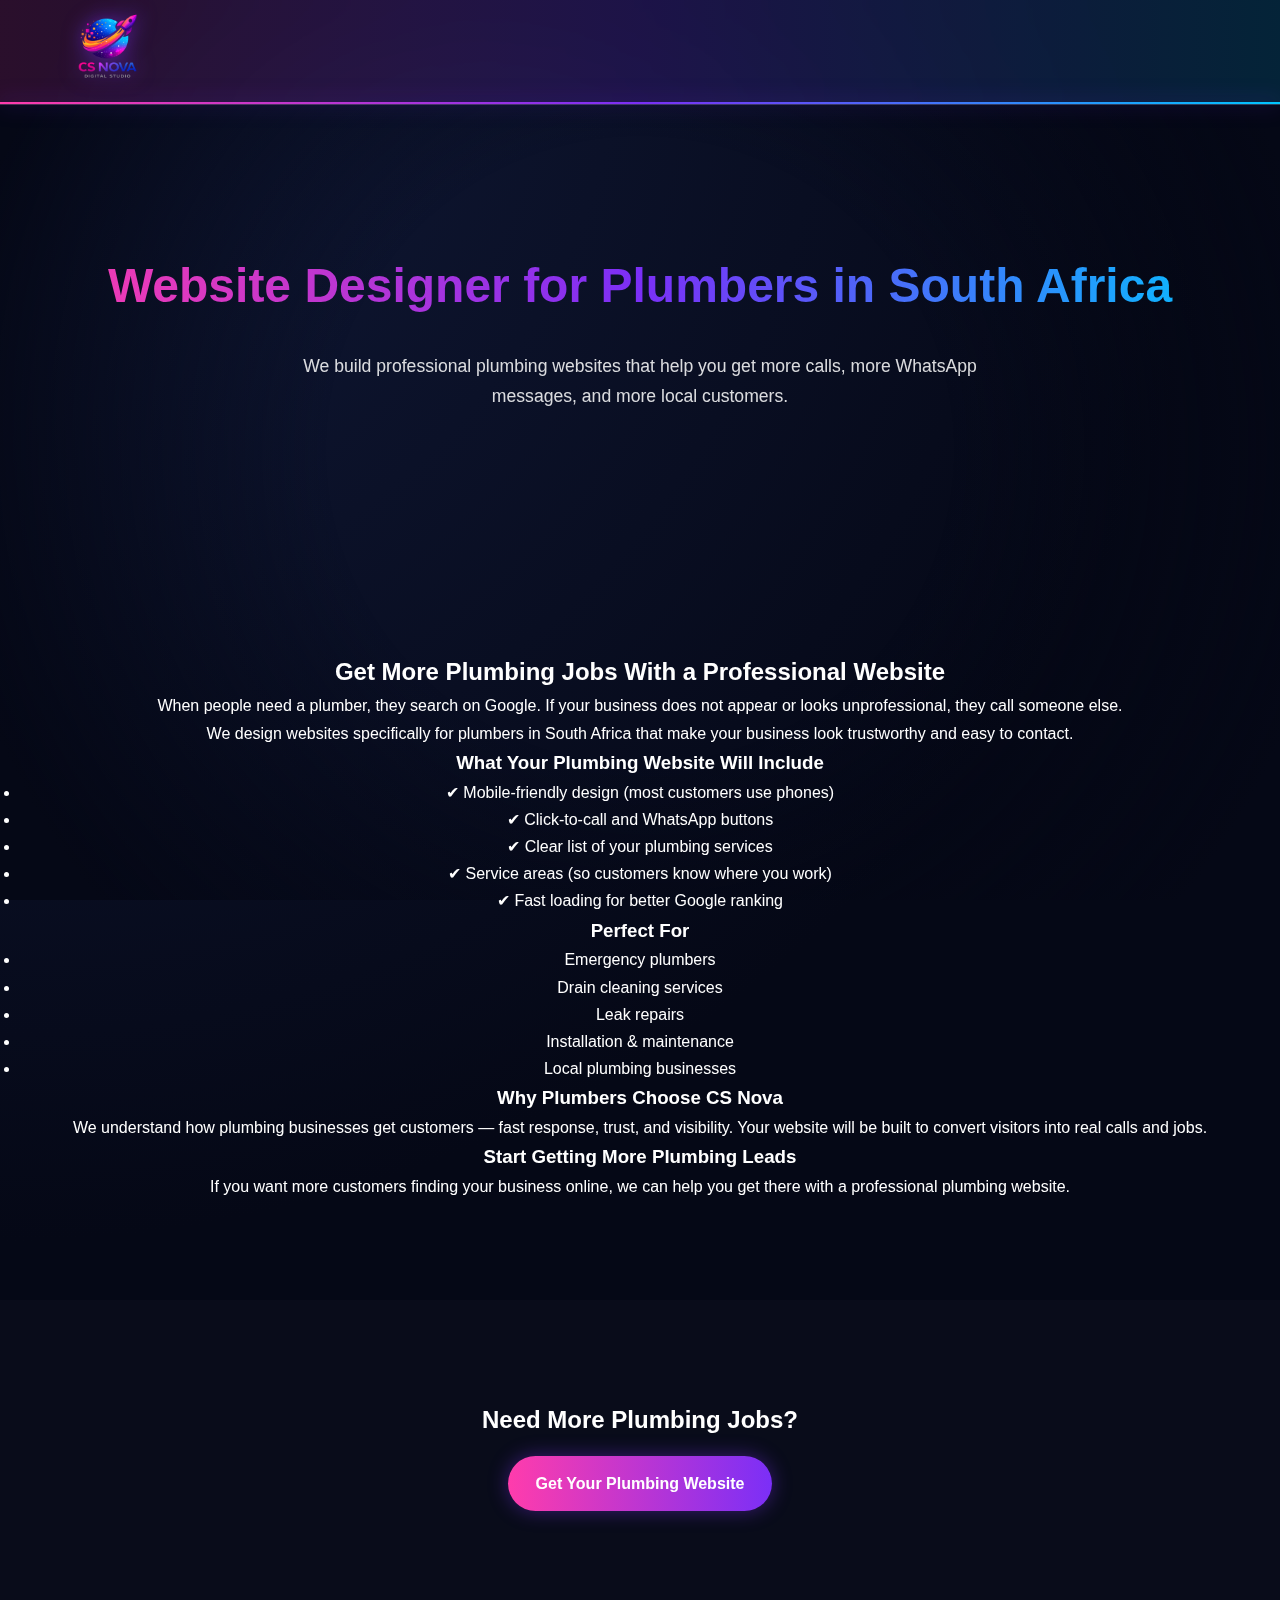
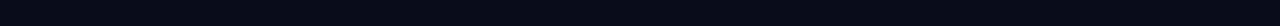
<file: website-designer-for-plumbers.html>
<!DOCTYPE html>
<html lang="en">
<head>
  <meta charset="UTF-8">
  <meta name="viewport" content="width=device-width, initial-scale=1.0">

  <!-- ✅ SEO TITLE -->
  <title>Website Designer for Plumbers South Africa | CS Nova</title>

  <!-- ✅ META DESCRIPTION -->
  <meta name="description" content="Website design for plumbers in South Africa. Get more calls and customers with a professional plumbing website. Affordable and fast setup.">

  <link rel="stylesheet" href="css/style.css">
</head>

<body>

<header class="navbar">
  <div class="logo">
    <img src="assets/logo.png" alt="CS Nova Digital Studio">
  </div>
</header>

<!-- HERO -->
<section class="hero">
  <h1>Website Designer for Plumbers in South Africa</h1>

  <p>
    We build professional plumbing websites that help you get more calls, more WhatsApp messages, and more local customers.
  </p>
</section>

<!-- MAIN CONTENT -->
<section class="section">
  <div class="container">

    <h2>Get More Plumbing Jobs With a Professional Website</h2>

    <p>
      When people need a plumber, they search on Google. If your business does not appear or looks unprofessional, they call someone else.
    </p>

    <p>
      We design websites specifically for plumbers in South Africa that make your business look trustworthy and easy to contact.
    </p>

    <h3>What Your Plumbing Website Will Include</h3>

    <ul>
      <li>✔ Mobile-friendly design (most customers use phones)</li>
      <li>✔ Click-to-call and WhatsApp buttons</li>
      <li>✔ Clear list of your plumbing services</li>
      <li>✔ Service areas (so customers know where you work)</li>
      <li>✔ Fast loading for better Google ranking</li>
    </ul>

    <h3>Perfect For</h3>

    <ul>
      <li>Emergency plumbers</li>
      <li>Drain cleaning services</li>
      <li>Leak repairs</li>
      <li>Installation & maintenance</li>
      <li>Local plumbing businesses</li>
    </ul>

    <h3>Why Plumbers Choose CS Nova</h3>

    <p>
      We understand how plumbing businesses get customers — fast response, trust, and visibility. Your website will be built to convert visitors into real calls and jobs.
    </p>

    <h3>Start Getting More Plumbing Leads</h3>

    <p>
      If you want more customers finding your business online, we can help you get there with a professional plumbing website.
    </p>

  </div>
</section>

<!-- CTA -->
<section class="section dark">
  <h2>Need More Plumbing Jobs?</h2>
  <a href="index.html#contact" class="btn">Get Your Plumbing Website</a>
</section>

</body>
</html>
</file>
<file: css/style.css>
* {
  margin: 0;
  padding: 0;
  box-sizing: border-box;
  font-family: 'Inter', sans-serif;
}

body {
  background: radial-gradient(circle at top left, #111a3a, #050816 60%);
  color: #ffffff;
  line-height: 1.7;
  overflow-x: hidden;
}

/* NAVBAR */
/* NAVBAR - BRIGHT GLASS BAR */
.navbar {
  display: flex;
  justify-content: space-between;
  align-items: center;
  padding: 3px 40px;
  position: sticky;
  top: 0;
  z-index: 1000;

  /* Brighter glass effect */
  background: linear-gradient(
    90deg,
    rgba(255, 60, 172, 0.15),
    rgba(123, 47, 247, 0.18),
    rgba(0, 198, 255, 0.15)
  );

  backdrop-filter: blur(18px);
  border-bottom: 1px solid rgba(255, 255, 255, 0.15);
}

/* Slight glow under navbar */
.navbar::after {
  content: "";
  position: absolute;
  bottom: 0;
  left: 0;
  width: 100%;
  height: 2px;
  background: linear-gradient(
    90deg,
    #ff3cac,
    #7b2ff7,
    #00c6ff
  );
  box-shadow: 0 0 20px rgba(123, 47, 247, 0.6);
}


.navbar img {
  height: 90px;
  filter: drop-shadow(0 0 10px rgba(123,47,247,0.6));
}

.navbar nav a {
  color: white;
  margin-left: 25px;
  text-decoration: none;
  font-weight: 500;
  transition: 0.3s ease;
}

.navbar nav a:hover {
  color: #00c6ff;
}

/* HERO */
.hero {
  padding: 140px 20px;
  text-align: center;
  position: relative;
}

.hero h1 {
  font-size: 3rem;
  background: linear-gradient(90deg, #ff3cac, #7b2ff7, #00c6ff);
  -webkit-background-clip: text;
  -webkit-text-fill-color: transparent;
  margin-bottom: 25px;
}

.hero p {
  max-width: 750px;
  margin: auto;
  opacity: 0.85;
  font-size: 1.1rem;
}

/* BUTTONS */
.btn {
  display: inline-block;
  margin: 15px 10px;
  padding: 14px 28px;
  border-radius: 50px;
  background: linear-gradient(90deg, #ff3cac, #7b2ff7);
  color: white;
  text-decoration: none;
  font-weight: 600;
  transition: 0.3s ease;
  box-shadow: 0 0 20px rgba(123,47,247,0.4);
}

.btn:hover {
  transform: translateY(-4px);
  box-shadow: 0 0 40px rgba(123,47,247,0.8);
}

.btn-outline {
  border: 2px solid #00c6ff;
  padding: 12px 26px;
  border-radius: 50px;
  color: #00c6ff;
  text-decoration: none;
  transition: 0.3s ease;
}

.btn-outline:hover {
  background: #00c6ff;
  color: #050816;
}

/* TRUST STRIP */
.trust {
  display: flex;
  justify-content: center;
  flex-wrap: wrap;
  gap: 25px;
  padding: 30px;
  background: rgba(255,255,255,0.03);
  font-weight: 500;
}

/* SECTIONS */
.section {
  padding: 100px 20px;
  text-align: center;
}

.section.dark {
  background: rgba(255,255,255,0.02);
}

/* CARDS */
.cards {
  display: grid;
  grid-template-columns: repeat(auto-fit, minmax(280px, 1fr));
  gap: 35px;
  margin-top: 50px;
}

.card,
.template-card,
.portfolio-card {
  background: rgba(255,255,255,0.04);
  backdrop-filter: blur(20px);
  border-radius: 20px;
  padding: 30px;
  transition: 0.4s ease;
  border: 1px solid rgba(255,255,255,0.08);
}

.card:hover,
.template-card:hover,
.portfolio-card:hover {
  transform: translateY(-10px);
  box-shadow: 0 20px 60px rgba(123,47,247,0.4);
}

/* TEMPLATE IMAGES */
.template-card img,
.portfolio-card img {
  width: 100%;
  border-radius: 12px;
  margin-bottom: 15px;
}

/* FORM */
form {
  max-width: 600px;
  margin: auto;
  display: flex;
  flex-direction: column;
}

form input,
form textarea {
  padding: 15px;
  margin-bottom: 18px;
  border-radius: 12px;
  border: none;
  background: rgba(255,255,255,0.05);
  color: white;
}

form input:focus,
form textarea:focus {
  outline: 1px solid #7b2ff7;
}

form button {
  padding: 15px;
  border-radius: 50px;
  border: none;
  background: linear-gradient(90deg, #ff3cac, #7b2ff7);
  color: white;
  font-weight: 600;
  cursor: pointer;
  transition: 0.3s ease;
}

form button:hover {
  box-shadow: 0 0 30px rgba(255,60,172,0.6);
}

/* FOOTER */
footer {
  padding: 30px;
  text-align: center;
  background: #050816;
  border-top: 1px solid rgba(255,255,255,0.05);
}

/* MOBILE */
@media (max-width: 768px) {
  .hero h1 {
    font-size: 2.2rem;
  }
}


.space-glow {
  position: fixed;
  width: 600px;
  height: 600px;
  background: radial-gradient(circle, #7b2ff7 0%, transparent 70%);
  top: -200px;
  right: -200px;
  filter: blur(150px);
  opacity: 0.4;
  z-index: -1;
}

/* PARTICLE CANVAS */
#particles {
  position: fixed;
  top: 0;
  left: 0;
  width: 100%;
  height: 100%;
  z-index: -2;
}

/* Subtle animation overlay depth */
body::after {
  content: "";
  position: fixed;
  inset: 0;
  background: radial-gradient(circle at center, transparent 40%, #050816 90%);
  z-index: -1;
}

.pricing-card ul {
  list-style: none;
  text-align: left;
  margin: 20px 0;
  padding-left: 0;
}

.package-desc {
  font-size: 0.95rem;
  opacity: 0.85;
  margin: 15px 0;
}

.price {
  font-size: 1.9rem;
  font-weight: 700;
  margin: 15px 0;
  background: linear-gradient(90deg, #ff3cac, #7b2ff7);
  -webkit-background-clip: text;
  -webkit-text-fill-color: transparent;
}

.highlight {
  border: 1px solid rgba(255, 60, 172, 0.6);
  box-shadow: 0 0 40px rgba(123, 47, 247, 0.5);
  transform: scale(1.05);
}

.popular {
  position: relative;
  overflow: hidden;
}

.badge {
  position: absolute;
  top: 15px;
  right: -40px;
  background: linear-gradient(90deg, #ff3cac, #7b2ff7);
  padding: 6px 50px;
  font-size: 0.7rem;
  font-weight: 700;
  transform: rotate(45deg);
  animation: pulseBadge 2s infinite;
}

@keyframes pulseBadge {
  0% { box-shadow: 0 0 10px rgba(255,60,172,0.6); }
  50% { box-shadow: 0 0 25px rgba(255,60,172,1); }
  100% { box-shadow: 0 0 10px rgba(255,60,172,0.6); }
}

.care-plan {
  margin-top: 80px;
  padding: 40px;
  border-radius: 20px;
  background: rgba(255,255,255,0.04);
  backdrop-filter: blur(20px);
  border: 1px solid rgba(255,255,255,0.08);
  max-width: 700px;
  margin: 80px auto 0 auto;
}

.hidden { display: none; }

.comparison table {
  width: 100%;
  margin-top: 50px;
  border-collapse: collapse;
   overflow-x: auto;
}

.comparison th,
.comparison td {
  padding: 15px;
  border: 1px solid rgba(255,255,255,0.1);
  text-align: center;
}

.floating-cta {
  position: fixed;
  bottom: 25px;
  right: 25px;
  background: linear-gradient(90deg, #ff3cac, #7b2ff7);
  padding: 15px 25px;
  border-radius: 50px;
  color: white;
  font-weight: 600;
  text-decoration: none;
  box-shadow: 0 0 25px rgba(123,47,247,0.6);
  z-index: 999;
  animation: floatPulse 2s infinite;
}

@keyframes floatPulse {
  0% { transform: scale(1); }
  50% { transform: scale(1.08); }
  100% { transform: scale(1); }
}

/* ========================= */
/* MOBILE NAVIGATION SYSTEM */
/* ========================= */

.menu-toggle {
  display: none;
  font-size: 28px;
  cursor: pointer;
  color: white;
}

/* Mobile Styles */
@media (max-width: 768px) {

  .menu-toggle {
    display: block;
  }

  .navbar nav {
    position: absolute;
    top: 100%;
    left: 0;
    width: 100%;
    background: rgba(5, 8, 22, 0.98);
    backdrop-filter: blur(20px);
    display: flex;
    flex-direction: column;
    align-items: center;
    max-height: 0;
    overflow: hidden;
    transition: max-height 0.4s ease;
  }

  .navbar nav a {
    margin: 15px 0;
  }

  .navbar nav.active {
    max-height: 500px; /* expands menu */
    padding: 20px 0;
  }
}

.menu-toggle span {
  display: block;
  width: 28px;
  height: 3px;
  background: white;
  margin: 6px 0;
  transition: 0.4s;
}

.menu-toggle.active span:nth-child(1) {
  transform: rotate(-45deg) translate(-6px, 6px);
}

.menu-toggle.active span:nth-child(2) {
  opacity: 0;
}

.menu-toggle.active span:nth-child(3) {
  transform: rotate(45deg) translate(-6px, -6px);
}

@media (max-width: 768px) {
  .navbar {
    padding: 10px 20px;
  }
}

@media (max-width: 768px) {
  .navbar img {
    height: 60px;
  }
}

@media (max-width: 768px) {
  .hero {
    padding: 90px 20px;
  }
}

@media (max-width: 768px) {
  .floating-cta {
    bottom: 15px;
    right: 15px;
    padding: 12px 18px;
    font-size: 0.85rem;
  }
}
</file>
